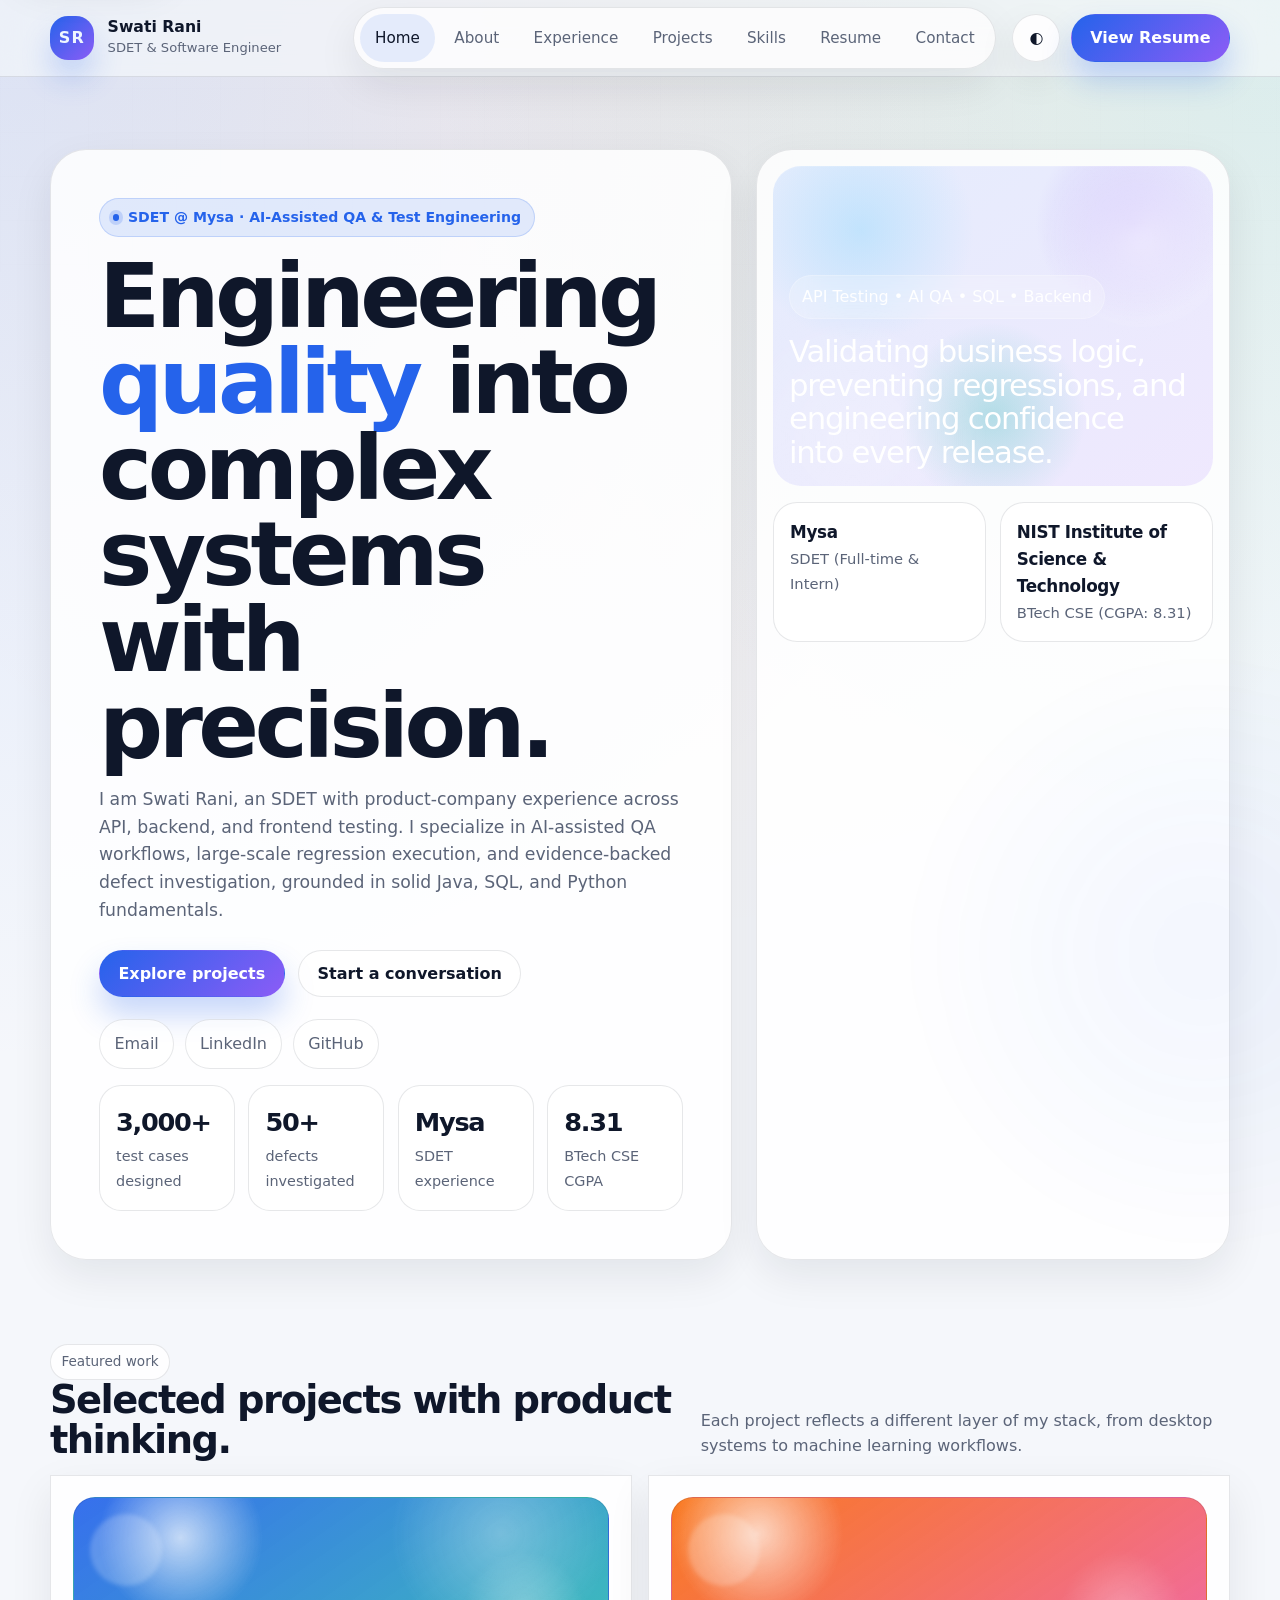
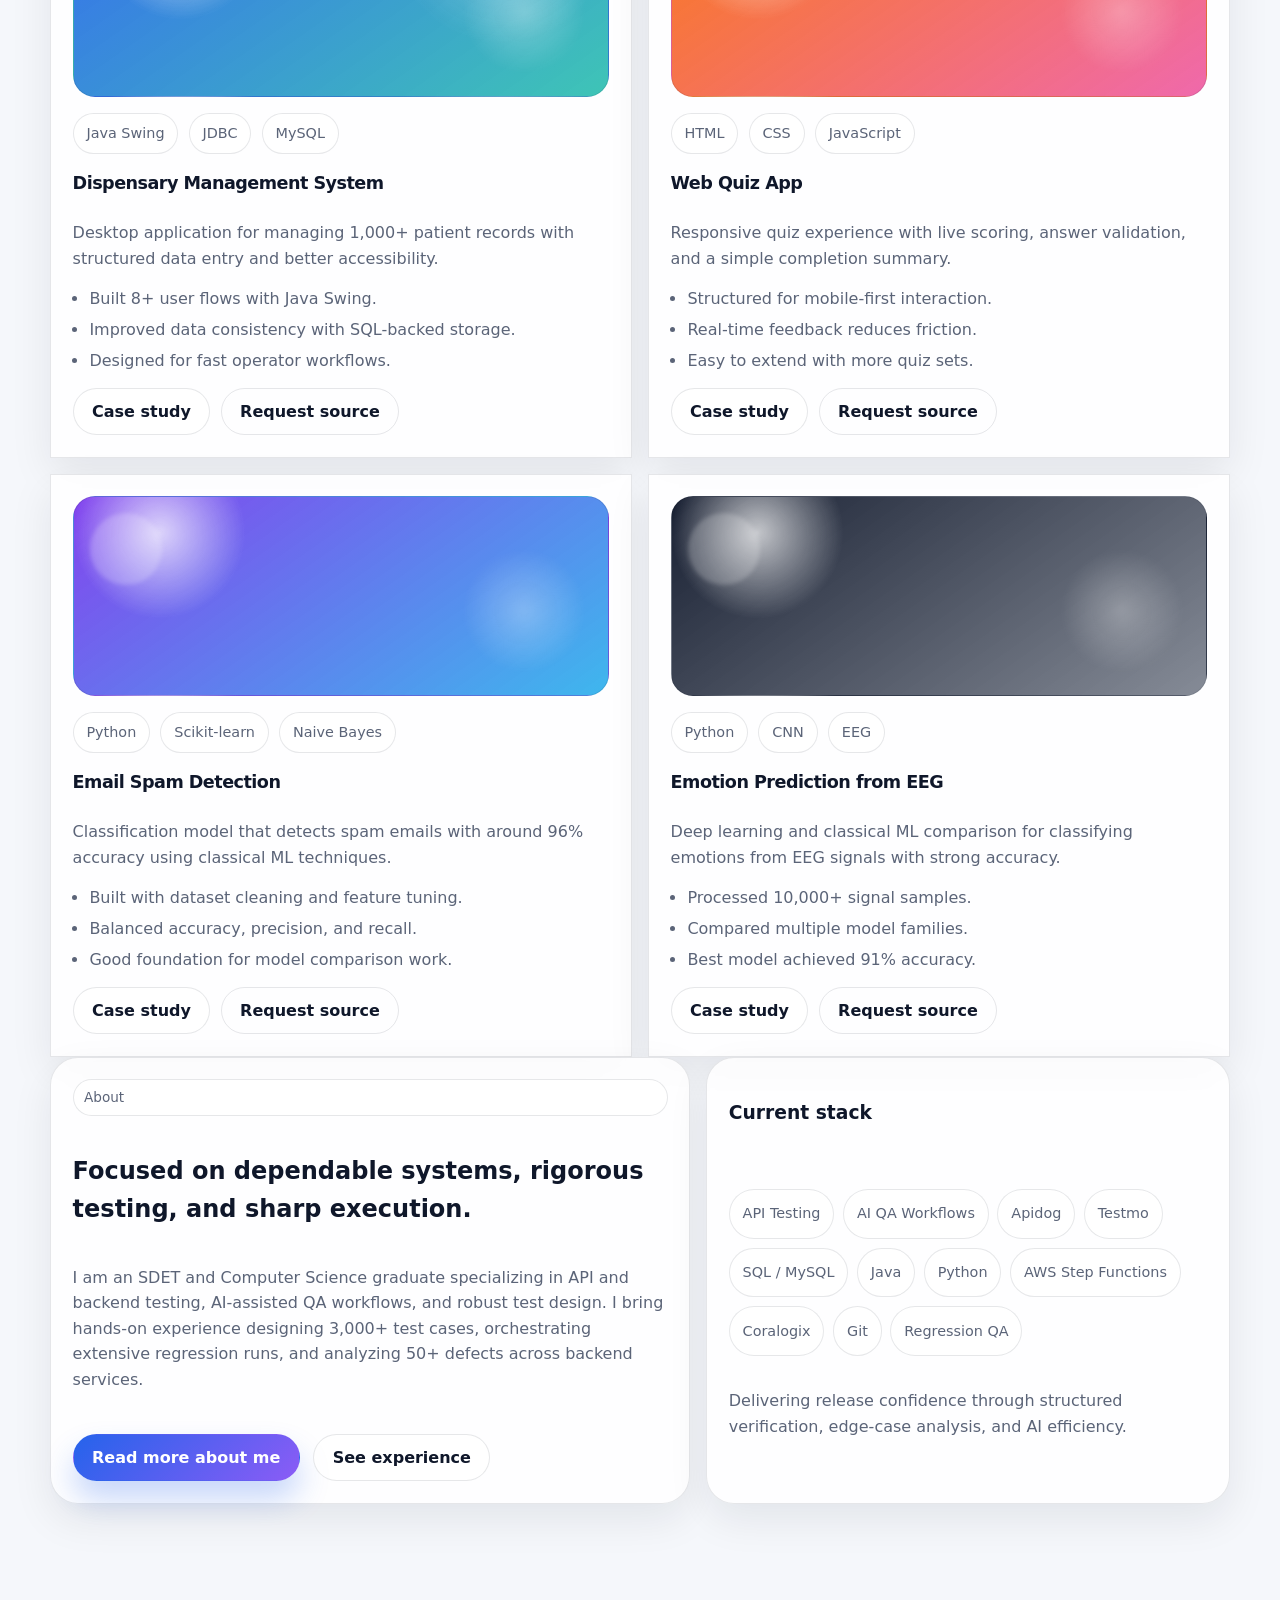
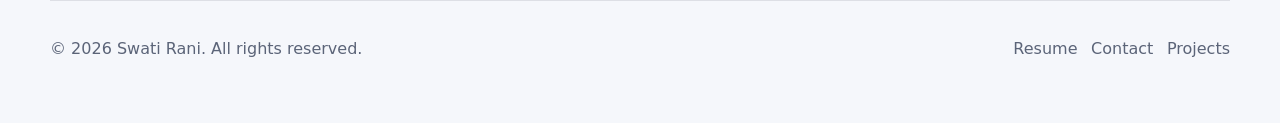
<file: index.html>
<!DOCTYPE html>
<html lang="en">
<head>
  <meta charset="UTF-8" />
  <meta name="viewport" content="width=device-width, initial-scale=1.0" />
  <meta name="description" content="Swati Rani's premium portfolio showcasing experience, projects, skills, resume, and contact details." />
  <meta name="theme-color" content="#0f172a" />
  <link rel="canonical" href="http://localhost:5501/" />
  <meta property="og:type" content="website" />
  <meta property="og:title" content="Swati Rani | Portfolio" />
  <meta property="og:description" content="A premium personal portfolio for Swati Rani, built with HTML, CSS, and JavaScript." />
  <meta property="og:url" content="http://localhost:5501/" />
  <meta name="twitter:card" content="summary_large_image" />
  <meta name="twitter:title" content="Swati Rani | Portfolio" />
  <meta name="twitter:description" content="A premium personal portfolio for Swati Rani, built with HTML, CSS, and JavaScript." />
  <title>Swati Rani | Portfolio</title>
  <link rel="stylesheet" href="style.css" />
  <script type="application/ld+json">
  {
    "@context": "https://schema.org",
    "@type": "Person",
    "name": "Swati Rani",
    "jobTitle": "SDET | Software Development Engineer in Test",
    "email": "swatirani0106@gmail.com",
    "url": "http://localhost:5501/",
    "sameAs": [
      "https://linkedin.com/in/swatirani01",
      "https://github.com/swati010602"
    ]
  }
  </script>
</head>
<body data-page="home">
  <a class="skip-link" href="#content">Skip to content</a>
  <header class="site-header">
    <div class="container nav-shell">
      <a class="brand" href="index.html" aria-label="Swati Rani home">
        <span class="brand-mark">SR</span>
        <span class="brand-copy">
          <strong>Swati Rani</strong>
          <span>SDET &amp; Software Engineer</span>
        </span>
      </a>
      <button class="menu-toggle" type="button" data-menu-toggle aria-controls="primary-nav" aria-expanded="false" aria-label="Open navigation">
        <span>Menu</span>
      </button>
      <nav class="site-nav" aria-label="Primary">
        <div class="nav-links" id="primary-nav" data-nav data-nav-panel>
          <a data-nav-link="home" href="index.html">Home</a>
          <a data-nav-link="about" href="about.html">About</a>
          <a data-nav-link="experience" href="experience.html">Experience</a>
          <a data-nav-link="projects" href="projects.html">Projects</a>
          <a data-nav-link="skills" href="skills.html">Skills</a>
          <a data-nav-link="resume" href="resume.html">Resume</a>
          <a data-nav-link="contact" href="contact.html">Contact</a>
        </div>
      </nav>
      <div class="nav-actions">
        <button class="icon-button" type="button" data-theme-toggle aria-pressed="false">
          <span aria-hidden="true">◐</span>
          <span class="theme-label" data-theme-label>Dark</span>
        </button>
        <a class="button button-primary" href="resume.html">View Resume</a>
      </div>
    </div>
  </header>

  <main id="content" class="page">
    <section class="hero">
      <div class="container hero-grid">
        <div class="hero-copy reveal">
          <span class="eyebrow">SDET @ Mysa · AI-Assisted QA &amp; Test Engineering</span>
          <h1>Engineering <span>quality</span> into complex systems with precision.</h1>
          <p class="lead">
            I am Swati Rani, an SDET with product-company experience across API, backend, and frontend testing.
            I specialize in AI-assisted QA workflows, large-scale regression execution, and evidence-backed defect investigation,
            grounded in solid Java, SQL, and Python fundamentals.
          </p>
          <div class="cta-row">
            <a class="button button-primary" href="projects.html">Explore projects</a>
            <a class="button button-secondary" href="contact.html">Start a conversation</a>
          </div>
          <div class="social-row" aria-label="Social links">
            <a class="social-link" href="mailto:swatirani0106@gmail.com">Email</a>
            <a class="social-link" href="https://linkedin.com/in/swatirani01" target="_blank" rel="noreferrer">LinkedIn</a>
            <a class="social-link" href="https://github.com/swati010602" target="_blank" rel="noreferrer">GitHub</a>
          </div>
          <div class="metric-row" aria-label="Profile highlights">
            <div class="metric">
              <strong>3,000+</strong>
              <span>test cases designed</span>
            </div>
            <div class="metric">
              <strong>50+</strong>
              <span>defects investigated</span>
            </div>
            <div class="metric">
              <strong>Mysa</strong>
              <span>SDET experience</span>
            </div>
            <div class="metric">
              <strong>8.31</strong>
              <span>BTech CSE CGPA</span>
            </div>
          </div>
        </div>

        <aside class="hero-panel reveal">
          <div class="hero-frame">
            <div class="hero-card-overlay">
              <span class="hero-spotlight">API Testing • AI QA • SQL • Backend</span>
              <div class="hero-quote">Validating business logic, preventing regressions, and engineering confidence into every release.</div>
            </div>
          </div>
          <div class="hero-meta-grid">
            <div class="meta-card">
              <strong>Mysa</strong>
              <span>SDET (Full-time &amp; Intern)</span>
            </div>
            <div class="meta-card">
              <strong>NIST Institute of Science &amp; Technology</strong>
              <span>BTech CSE (CGPA: 8.31)</span>
            </div>
          </div>
        </aside>
      </div>
    </section>

    <section class="section">
      <div class="container">
        <div class="section-head reveal">
          <div>
            <span class="badge">Featured work</span>
            <h2>Selected projects with product thinking.</h2>
          </div>
          <p>Each project reflects a different layer of my stack, from desktop systems to machine learning workflows.</p>
        </div>
        <div class="project-grid">
          <article class="project-card reveal">
            <div class="project-visual"></div>
            <div class="card-body">
              <div class="project-meta">
                <span class="tag">Java Swing</span>
                <span class="tag">JDBC</span>
                <span class="tag">MySQL</span>
              </div>
              <h3>Dispensary Management System</h3>
              <p>Desktop application for managing 1,000+ patient records with structured data entry and better accessibility.</p>
              <ul>
                <li>Built 8+ user flows with Java Swing.</li>
                <li>Improved data consistency with SQL-backed storage.</li>
                <li>Designed for fast operator workflows.</li>
              </ul>
              <div class="card-actions">
                <a class="button button-secondary" href="projects.html">Case study</a>
                <a class="button button-ghost" href="contact.html">Request source</a>
              </div>
            </div>
          </article>

          <article class="project-card reveal">
            <div class="project-visual project-visual--3"></div>
            <div class="card-body">
              <div class="project-meta">
                <span class="tag">HTML</span>
                <span class="tag">CSS</span>
                <span class="tag">JavaScript</span>
              </div>
              <h3>Web Quiz App</h3>
              <p>Responsive quiz experience with live scoring, answer validation, and a simple completion summary.</p>
              <ul>
                <li>Structured for mobile-first interaction.</li>
                <li>Real-time feedback reduces friction.</li>
                <li>Easy to extend with more quiz sets.</li>
              </ul>
              <div class="card-actions">
                <a class="button button-secondary" href="projects.html">Case study</a>
                <a class="button button-ghost" href="contact.html">Request source</a>
              </div>
            </div>
          </article>

          <article class="project-card reveal">
            <div class="project-visual project-visual--4"></div>
            <div class="card-body">
              <div class="project-meta">
                <span class="tag">Python</span>
                <span class="tag">Scikit-learn</span>
                <span class="tag">Naive Bayes</span>
              </div>
              <h3>Email Spam Detection</h3>
              <p>Classification model that detects spam emails with around 96% accuracy using classical ML techniques.</p>
              <ul>
                <li>Built with dataset cleaning and feature tuning.</li>
                <li>Balanced accuracy, precision, and recall.</li>
                <li>Good foundation for model comparison work.</li>
              </ul>
              <div class="card-actions">
                <a class="button button-secondary" href="projects.html">Case study</a>
                <a class="button button-ghost" href="contact.html">Request source</a>
              </div>
            </div>
          </article>

          <article class="project-card reveal">
            <div class="project-visual project-visual--2"></div>
            <div class="card-body">
              <div class="project-meta">
                <span class="tag">Python</span>
                <span class="tag">CNN</span>
                <span class="tag">EEG</span>
              </div>
              <h3>Emotion Prediction from EEG</h3>
              <p>Deep learning and classical ML comparison for classifying emotions from EEG signals with strong accuracy.</p>
              <ul>
                <li>Processed 10,000+ signal samples.</li>
                <li>Compared multiple model families.</li>
                <li>Best model achieved 91% accuracy.</li>
              </ul>
              <div class="card-actions">
                <a class="button button-secondary" href="projects.html">Case study</a>
                <a class="button button-ghost" href="contact.html">Request source</a>
              </div>
            </div>
          </article>
        </div>
      </div>
    </section>

    <section class="section">
      <div class="container content-grid">
        <div class="content-copy section-card reveal">
          <span class="badge">About</span>
          <h2>Focused on dependable systems, rigorous testing, and sharp execution.</h2>
          <p>
            I am an SDET and Computer Science graduate specializing in API and backend testing, AI-assisted QA workflows,
            and robust test design. I bring hands-on experience designing 3,000+ test cases, orchestrating extensive regression runs,
            and analyzing 50+ defects across backend services.
          </p>
          <div class="link-row">
            <a class="button button-primary" href="about.html">Read more about me</a>
            <a class="button button-secondary" href="experience.html">See experience</a>
          </div>
        </div>

        <div class="content-aside section-card reveal">
          <h3>Current stack</h3>
          <ul class="stack-list">
            <li class="tag">API Testing</li>
            <li class="tag">AI QA Workflows</li>
            <li class="tag">Apidog</li>
            <li class="tag">Testmo</li>
            <li class="tag">SQL / MySQL</li>
            <li class="tag">Java</li>
            <li class="tag">Python</li>
            <li class="tag">AWS Step Functions</li>
            <li class="tag">Coralogix</li>
            <li class="tag">Git</li>
            <li class="tag">Regression QA</li>
          </ul>
          <p class="muted">Delivering release confidence through structured verification, edge-case analysis, and AI efficiency.</p>
        </div>
      </div>
    </section>
  </main>

  <footer class="footer">
    <div class="container footer-inner">
      <p>&copy; <span data-year></span> Swati Rani. All rights reserved.</p>
      <div class="footer-links">
        <a href="resume.html">Resume</a>
        <a href="contact.html">Contact</a>
        <a href="projects.html">Projects</a>
      </div>
    </div>
  </footer>

  <script src="script.js"></script>
</body>
</html>
</file>
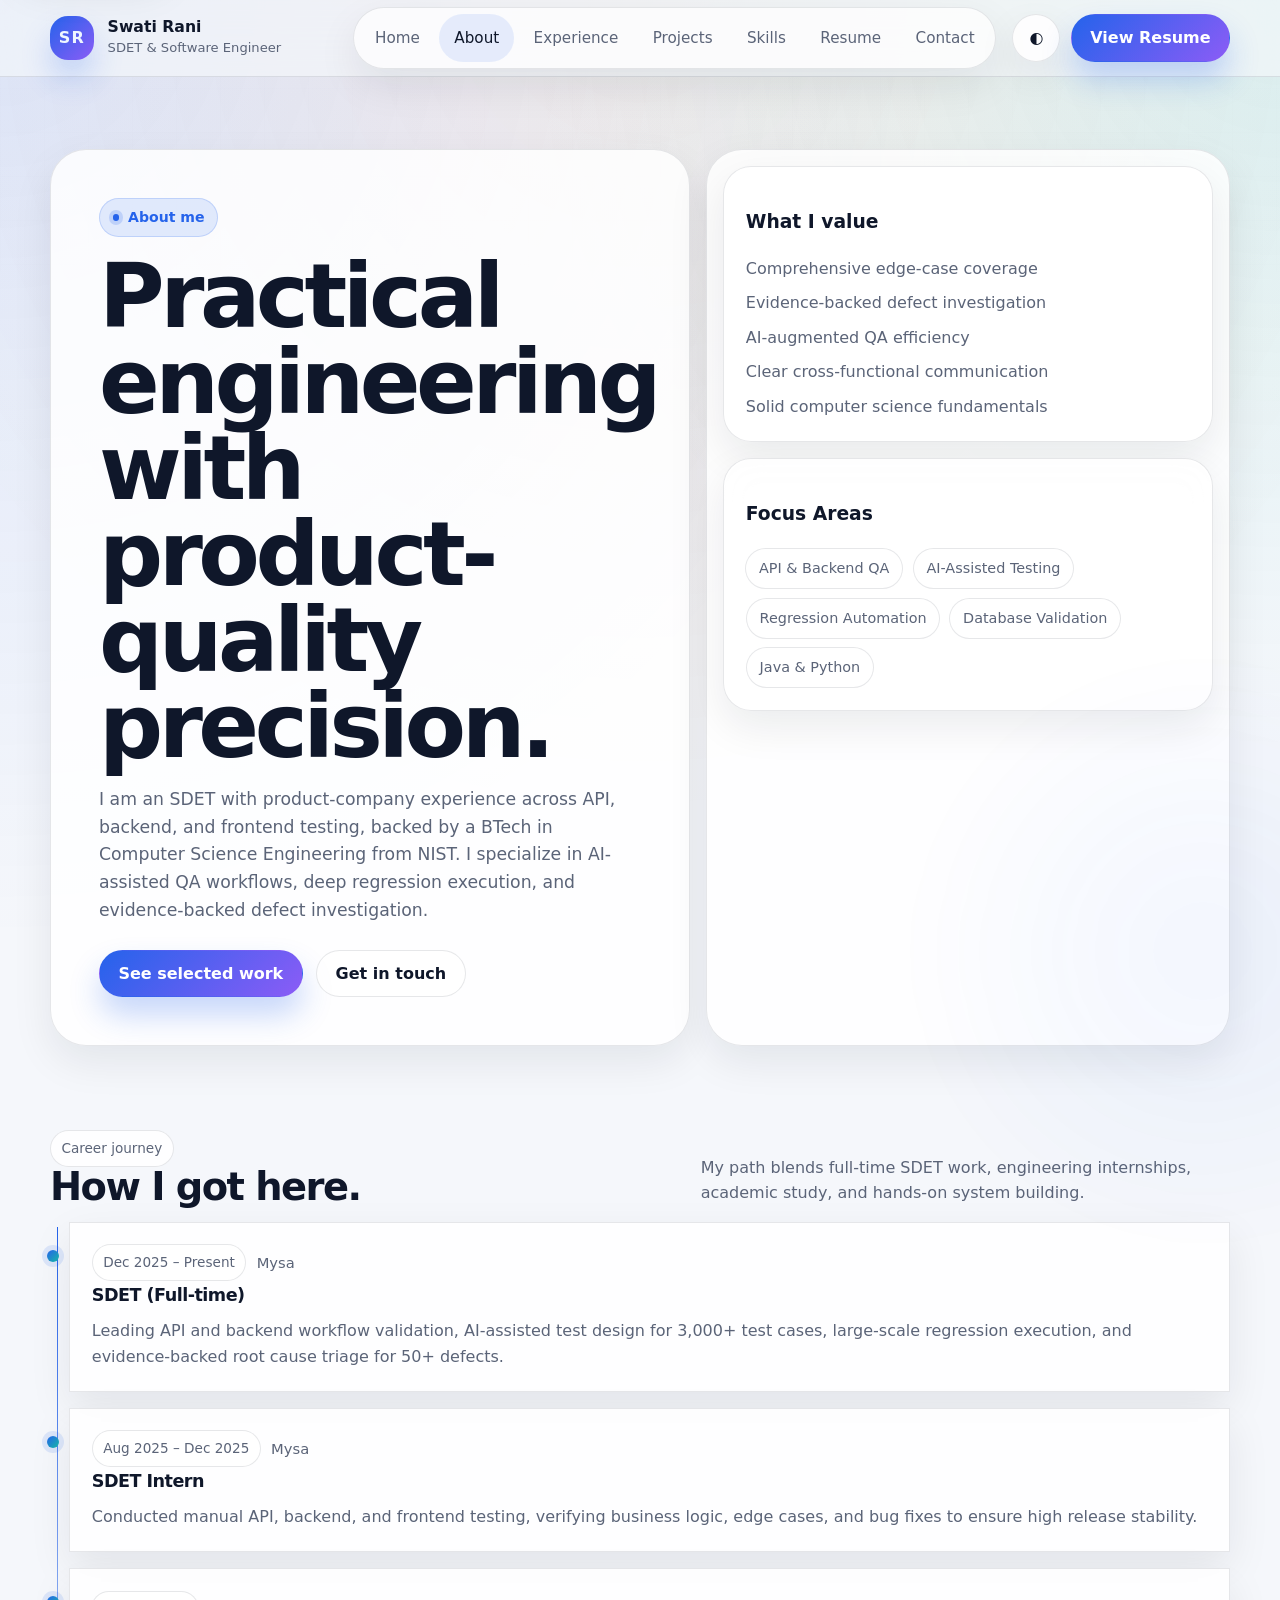
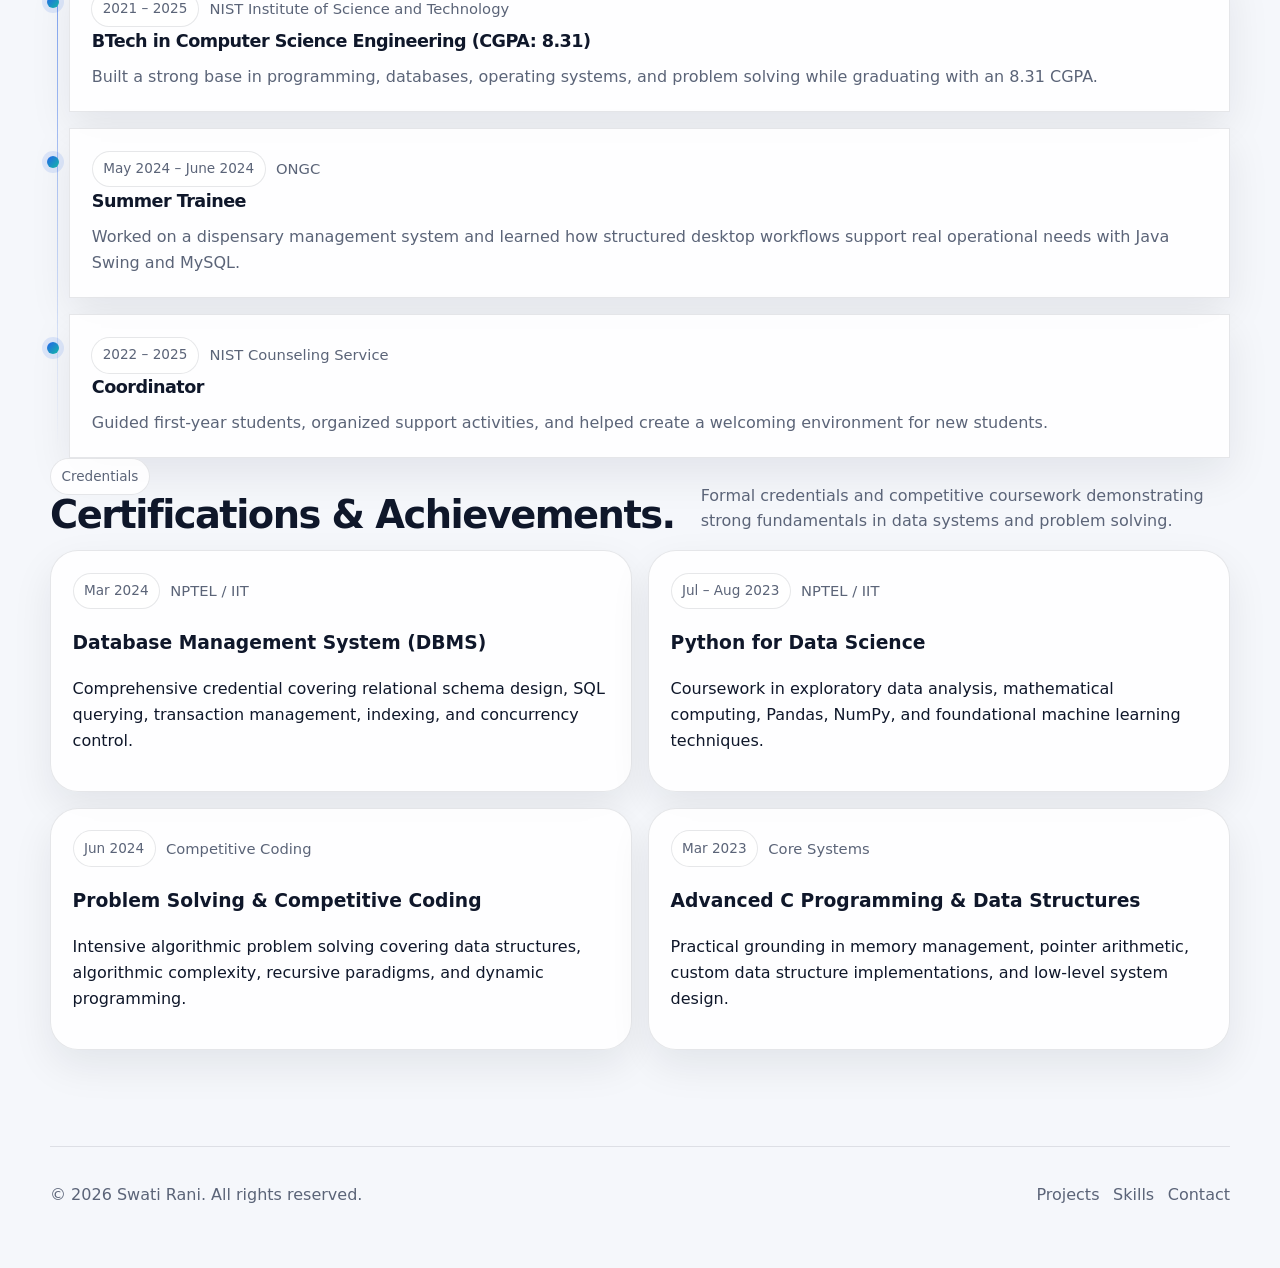
<file: about.html>
<!DOCTYPE html>
<html lang="en">
<head>
  <meta charset="UTF-8" />
  <meta name="viewport" content="width=device-width, initial-scale=1.0" />
  <meta name="description" content="About Swati Rani: SDET and Computer Science graduate specializing in API testing, AI-assisted QA workflows, backend validation, and reliable test engineering." />
  <meta name="theme-color" content="#0f172a" />
  <link rel="canonical" href="http://localhost:5501/about.html" />
  <title>About | Swati Rani</title>
  <link rel="stylesheet" href="style.css" />
</head>
<body data-page="about">
  <a class="skip-link" href="#content">Skip to content</a>
  <header class="site-header">
    <div class="container nav-shell">
      <a class="brand" href="index.html" aria-label="Swati Rani home">
        <span class="brand-mark">SR</span>
        <span class="brand-copy"><strong>Swati Rani</strong><span>SDET &amp; Software Engineer</span></span>
      </a>
      <button class="menu-toggle" type="button" data-menu-toggle aria-controls="primary-nav" aria-expanded="false" aria-label="Open navigation"><span>Menu</span></button>
      <nav class="site-nav" aria-label="Primary">
        <div class="nav-links" id="primary-nav" data-nav data-nav-panel>
          <a data-nav-link="home" href="index.html">Home</a>
          <a data-nav-link="about" href="about.html">About</a>
          <a data-nav-link="experience" href="experience.html">Experience</a>
          <a data-nav-link="projects" href="projects.html">Projects</a>
          <a data-nav-link="skills" href="skills.html">Skills</a>
          <a data-nav-link="resume" href="resume.html">Resume</a>
          <a data-nav-link="contact" href="contact.html">Contact</a>
        </div>
      </nav>
      <div class="nav-actions">
        <button class="icon-button" type="button" data-theme-toggle aria-pressed="false"><span aria-hidden="true">◐</span><span class="theme-label" data-theme-label>Dark</span></button>
        <a class="button button-primary" href="resume.html">View Resume</a>
      </div>
    </div>
  </header>

  <main id="content" class="page">
    <section class="hero">
      <div class="container content-grid">
        <div class="hero-copy reveal">
          <span class="eyebrow">About me</span>
          <h1>Practical engineering with product-quality precision.</h1>
          <p class="lead">
            I am an SDET with product-company experience across API, backend, and frontend testing, backed by a BTech in
            Computer Science Engineering from NIST. I specialize in AI-assisted QA workflows, deep regression execution,
            and evidence-backed defect investigation.
          </p>
          <div class="cta-row">
            <a class="button button-primary" href="projects.html">See selected work</a>
            <a class="button button-secondary" href="contact.html">Get in touch</a>
          </div>
        </div>

        <aside class="hero-panel reveal">
          <div class="section-card">
            <h3>What I value</h3>
            <ul class="bullet-list">
              <li>Comprehensive edge-case coverage</li>
              <li>Evidence-backed defect investigation</li>
              <li>AI-augmented QA efficiency</li>
              <li>Clear cross-functional communication</li>
              <li>Solid computer science fundamentals</li>
            </ul>
          </div>
          <div class="section-card">
            <h3>Focus Areas</h3>
            <div class="chip-list">
              <span class="skill-chip">API &amp; Backend QA</span>
              <span class="skill-chip">AI-Assisted Testing</span>
              <span class="skill-chip">Regression Automation</span>
              <span class="skill-chip">Database Validation</span>
              <span class="skill-chip">Java &amp; Python</span>
            </div>
          </div>
        </aside>
      </div>
    </section>

    <section class="section">
      <div class="container">
        <div class="section-head reveal">
          <div>
            <span class="badge">Career journey</span>
            <h2>How I got here.</h2>
          </div>
          <p>My path blends full-time SDET work, engineering internships, academic study, and hands-on system building.</p>
        </div>
        <div class="timeline-grid">
          <article class="timeline-item reveal">
            <div class="timeline-meta">
              <span class="badge">Dec 2025 – Present</span>
              <span>Mysa</span>
            </div>
            <h3>SDET (Full-time)</h3>
            <p>Leading API and backend workflow validation, AI-assisted test design for 3,000+ test cases, large-scale regression execution, and evidence-backed root cause triage for 50+ defects.</p>
          </article>
          <article class="timeline-item reveal">
            <div class="timeline-meta">
              <span class="badge">Aug 2025 – Dec 2025</span>
              <span>Mysa</span>
            </div>
            <h3>SDET Intern</h3>
            <p>Conducted manual API, backend, and frontend testing, verifying business logic, edge cases, and bug fixes to ensure high release stability.</p>
          </article>
          <article class="timeline-item reveal">
            <div class="timeline-meta">
              <span class="badge">2021 – 2025</span>
              <span>NIST Institute of Science and Technology</span>
            </div>
            <h3>BTech in Computer Science Engineering (CGPA: 8.31)</h3>
            <p>Built a strong base in programming, databases, operating systems, and problem solving while graduating with an 8.31 CGPA.</p>
          </article>
          <article class="timeline-item reveal">
            <div class="timeline-meta">
              <span class="badge">May 2024 – June 2024</span>
              <span>ONGC</span>
            </div>
            <h3>Summer Trainee</h3>
            <p>Worked on a dispensary management system and learned how structured desktop workflows support real operational needs with Java Swing and MySQL.</p>
          </article>
          <article class="timeline-item reveal">
            <div class="timeline-meta">
              <span class="badge">2022 – 2025</span>
              <span>NIST Counseling Service</span>
            </div>
            <h3>Coordinator</h3>
            <p>Guided first-year students, organized support activities, and helped create a welcoming environment for new students.</p>
          </article>
        </div>
      </div>
    </section>

    <section class="section">
      <div class="container">
        <div class="section-head reveal">
          <div>
            <span class="badge">Credentials</span>
            <h2>Certifications &amp; Achievements.</h2>
          </div>
          <p>Formal credentials and competitive coursework demonstrating strong fundamentals in data systems and problem solving.</p>
        </div>
        <div class="skills-grid">
          <article class="content-card reveal">
            <div class="timeline-meta" style="margin-bottom: 0.65rem;">
              <span class="badge">Mar 2024</span>
              <span>NPTEL / IIT</span>
            </div>
            <h3>Database Management System (DBMS)</h3>
            <p>Comprehensive credential covering relational schema design, SQL querying, transaction management, indexing, and concurrency control.</p>
          </article>
          <article class="content-card reveal">
            <div class="timeline-meta" style="margin-bottom: 0.65rem;">
              <span class="badge">Jul – Aug 2023</span>
              <span>NPTEL / IIT</span>
            </div>
            <h3>Python for Data Science</h3>
            <p>Coursework in exploratory data analysis, mathematical computing, Pandas, NumPy, and foundational machine learning techniques.</p>
          </article>
          <article class="content-card reveal">
            <div class="timeline-meta" style="margin-bottom: 0.65rem;">
              <span class="badge">Jun 2024</span>
              <span>Competitive Coding</span>
            </div>
            <h3>Problem Solving &amp; Competitive Coding</h3>
            <p>Intensive algorithmic problem solving covering data structures, algorithmic complexity, recursive paradigms, and dynamic programming.</p>
          </article>
          <article class="content-card reveal">
            <div class="timeline-meta" style="margin-bottom: 0.65rem;">
              <span class="badge">Mar 2023</span>
              <span>Core Systems</span>
            </div>
            <h3>Advanced C Programming &amp; Data Structures</h3>
            <p>Practical grounding in memory management, pointer arithmetic, custom data structure implementations, and low-level system design.</p>
          </article>
        </div>
      </div>
    </section>
  </main>

  <footer class="footer">
    <div class="container footer-inner">
      <p>&copy; <span data-year></span> Swati Rani. All rights reserved.</p>
      <div class="footer-links">
        <a href="projects.html">Projects</a>
        <a href="skills.html">Skills</a>
        <a href="contact.html">Contact</a>
      </div>
    </div>
  </footer>
  <script src="script.js"></script>
</body>
</html>
</file>
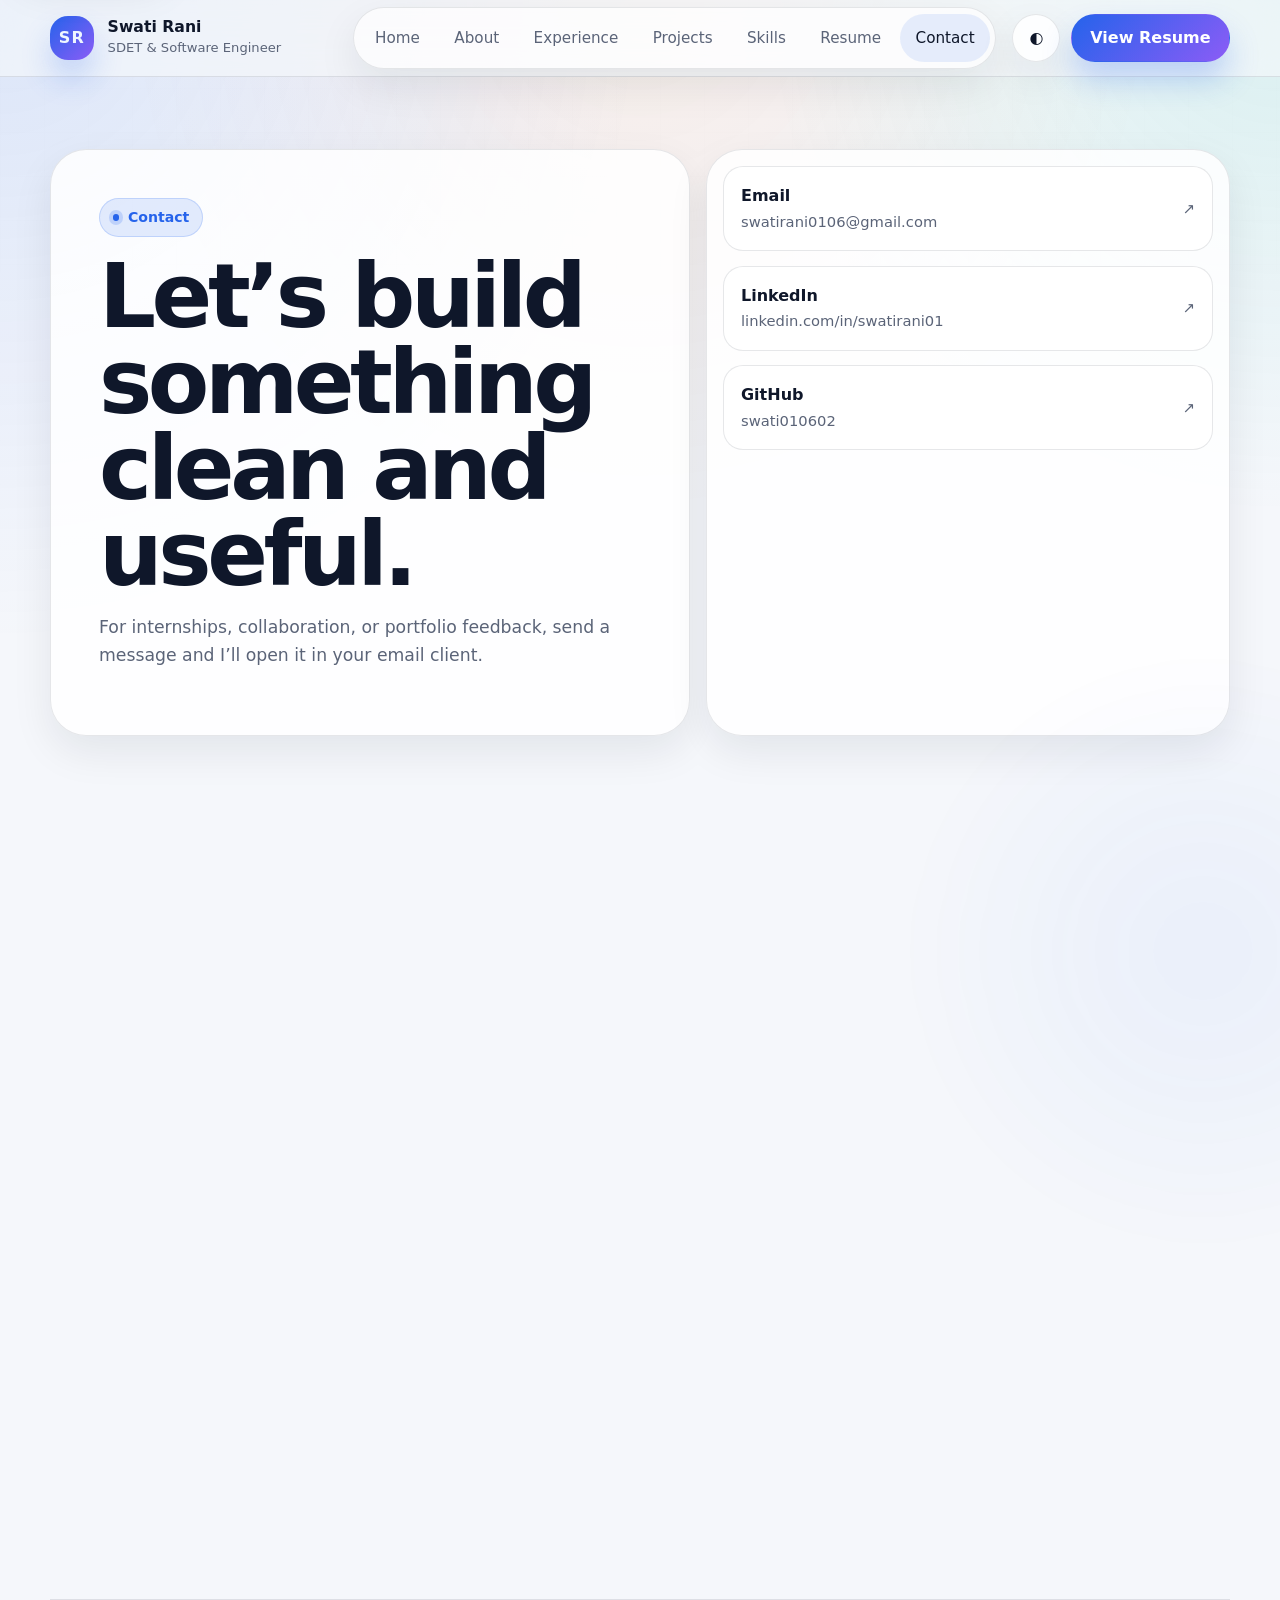
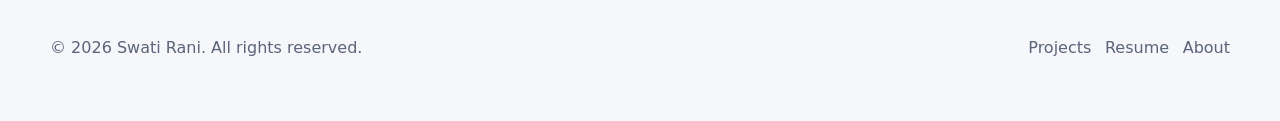
<file: contact.html>
<!DOCTYPE html>
<html lang="en">
<head>
  <meta charset="UTF-8" />
  <meta name="viewport" content="width=device-width, initial-scale=1.0" />
  <meta name="description" content="Contact Swati Rani for opportunities, collaborations, or portfolio questions." />
  <meta name="theme-color" content="#0f172a" />
  <link rel="canonical" href="http://localhost:5501/contact.html" />
  <title>Contact | Swati Rani</title>
  <link rel="stylesheet" href="style.css" />
</head>
<body data-page="contact">
  <a class="skip-link" href="#content">Skip to content</a>
  <header class="site-header">
    <div class="container nav-shell">
      <a class="brand" href="index.html" aria-label="Swati Rani home">
        <span class="brand-mark">SR</span>
        <span class="brand-copy"><strong>Swati Rani</strong><span>SDET &amp; Software Engineer</span></span>
      </a>
      <button class="menu-toggle" type="button" data-menu-toggle aria-controls="primary-nav" aria-expanded="false" aria-label="Open navigation"><span>Menu</span></button>
      <nav class="site-nav" aria-label="Primary">
        <div class="nav-links" id="primary-nav" data-nav data-nav-panel>
          <a data-nav-link="home" href="index.html">Home</a>
          <a data-nav-link="about" href="about.html">About</a>
          <a data-nav-link="experience" href="experience.html">Experience</a>
          <a data-nav-link="projects" href="projects.html">Projects</a>
          <a data-nav-link="skills" href="skills.html">Skills</a>
          <a data-nav-link="resume" href="resume.html">Resume</a>
          <a data-nav-link="contact" href="contact.html">Contact</a>
        </div>
      </nav>
      <div class="nav-actions">
        <button class="icon-button" type="button" data-theme-toggle aria-pressed="false"><span aria-hidden="true">◐</span><span class="theme-label" data-theme-label>Dark</span></button>
        <a class="button button-primary" href="resume.html">View Resume</a>
      </div>
    </div>
  </header>

  <main id="content" class="page">
    <section class="hero">
      <div class="container content-grid">
        <div class="hero-copy reveal">
          <span class="eyebrow">Contact</span>
          <h1>Let’s build something clean and useful.</h1>
          <p class="lead">
            For internships, collaboration, or portfolio feedback, send a message and I’ll open it in your email client.
          </p>
        </div>
        <aside class="hero-panel reveal">
          <div class="contact-links">
            <a class="contact-link" href="mailto:swatirani0106@gmail.com">
              <div>
                <strong>Email</strong>
                <span>swatirani0106@gmail.com</span>
              </div>
              <span aria-hidden="true">↗</span>
            </a>
            <a class="contact-link" href="https://linkedin.com/in/swatirani01" target="_blank" rel="noreferrer">
              <div>
                <strong>LinkedIn</strong>
                <span>linkedin.com/in/swatirani01</span>
              </div>
              <span aria-hidden="true">↗</span>
            </a>
            <a class="contact-link" href="https://github.com/swati010602" target="_blank" rel="noreferrer">
              <div>
                <strong>GitHub</strong>
                <span>swati010602</span>
              </div>
              <span aria-hidden="true">↗</span>
            </a>
          </div>
        </aside>
      </div>
    </section>

    <section class="section">
      <div class="container contact-grid">
        <form class="form-card reveal" data-contact-form>
          <div class="form-grid">
            <div class="field">
              <label for="name">Name</label>
              <input id="name" name="name" type="text" placeholder="Your name" required />
            </div>
            <div class="field">
              <label for="email">Email</label>
              <input id="email" name="email" type="email" placeholder="you@example.com" required />
            </div>
            <div class="field field-full">
              <label for="topic">Topic</label>
              <select id="topic" name="topic">
                <option>Full-time SDET / QA role</option>
                <option>Software Engineering role</option>
                <option>Project collaboration</option>
                <option>General inquiry</option>
              </select>
            </div>
            <div class="field field-full">
              <label for="message">Message</label>
              <textarea id="message" name="message" placeholder="Tell me about the role, project, or collaboration." required></textarea>
            </div>
          </div>
          <div class="action-row">
            <button class="button button-primary" type="submit">Send message</button>
            <a class="button button-secondary" href="mailto:swatirani0106@gmail.com">Email directly</a>
          </div>
        </form>

        <aside class="contact-card reveal">
          <span class="badge">Reach out</span>
          <h2>Fastest ways to connect.</h2>
          <p>
            I respond best to clear, direct messages with context about the opportunity and what success looks like.
          </p>
          <div class="support-grid">
            <div class="content-card">
              <h3>Email</h3>
              <p>Best for formal opportunities and detailed project notes.</p>
            </div>
            <div class="content-card">
              <h3>LinkedIn</h3>
              <p>Good for introductions, networking, and hiring conversations.</p>
            </div>
            <div class="content-card">
              <h3>GitHub</h3>
              <p>Explore public repositories, backend systems, and testing code samples.</p>
            </div>
          </div>
        </aside>
      </div>
    </section>
  </main>

  <footer class="footer">
    <div class="container footer-inner">
      <p>&copy; <span data-year></span> Swati Rani. All rights reserved.</p>
      <div class="footer-links">
        <a href="projects.html">Projects</a>
        <a href="resume.html">Resume</a>
        <a href="about.html">About</a>
      </div>
    </div>
  </footer>
  <script src="script.js"></script>
</body>
</html>
</file>
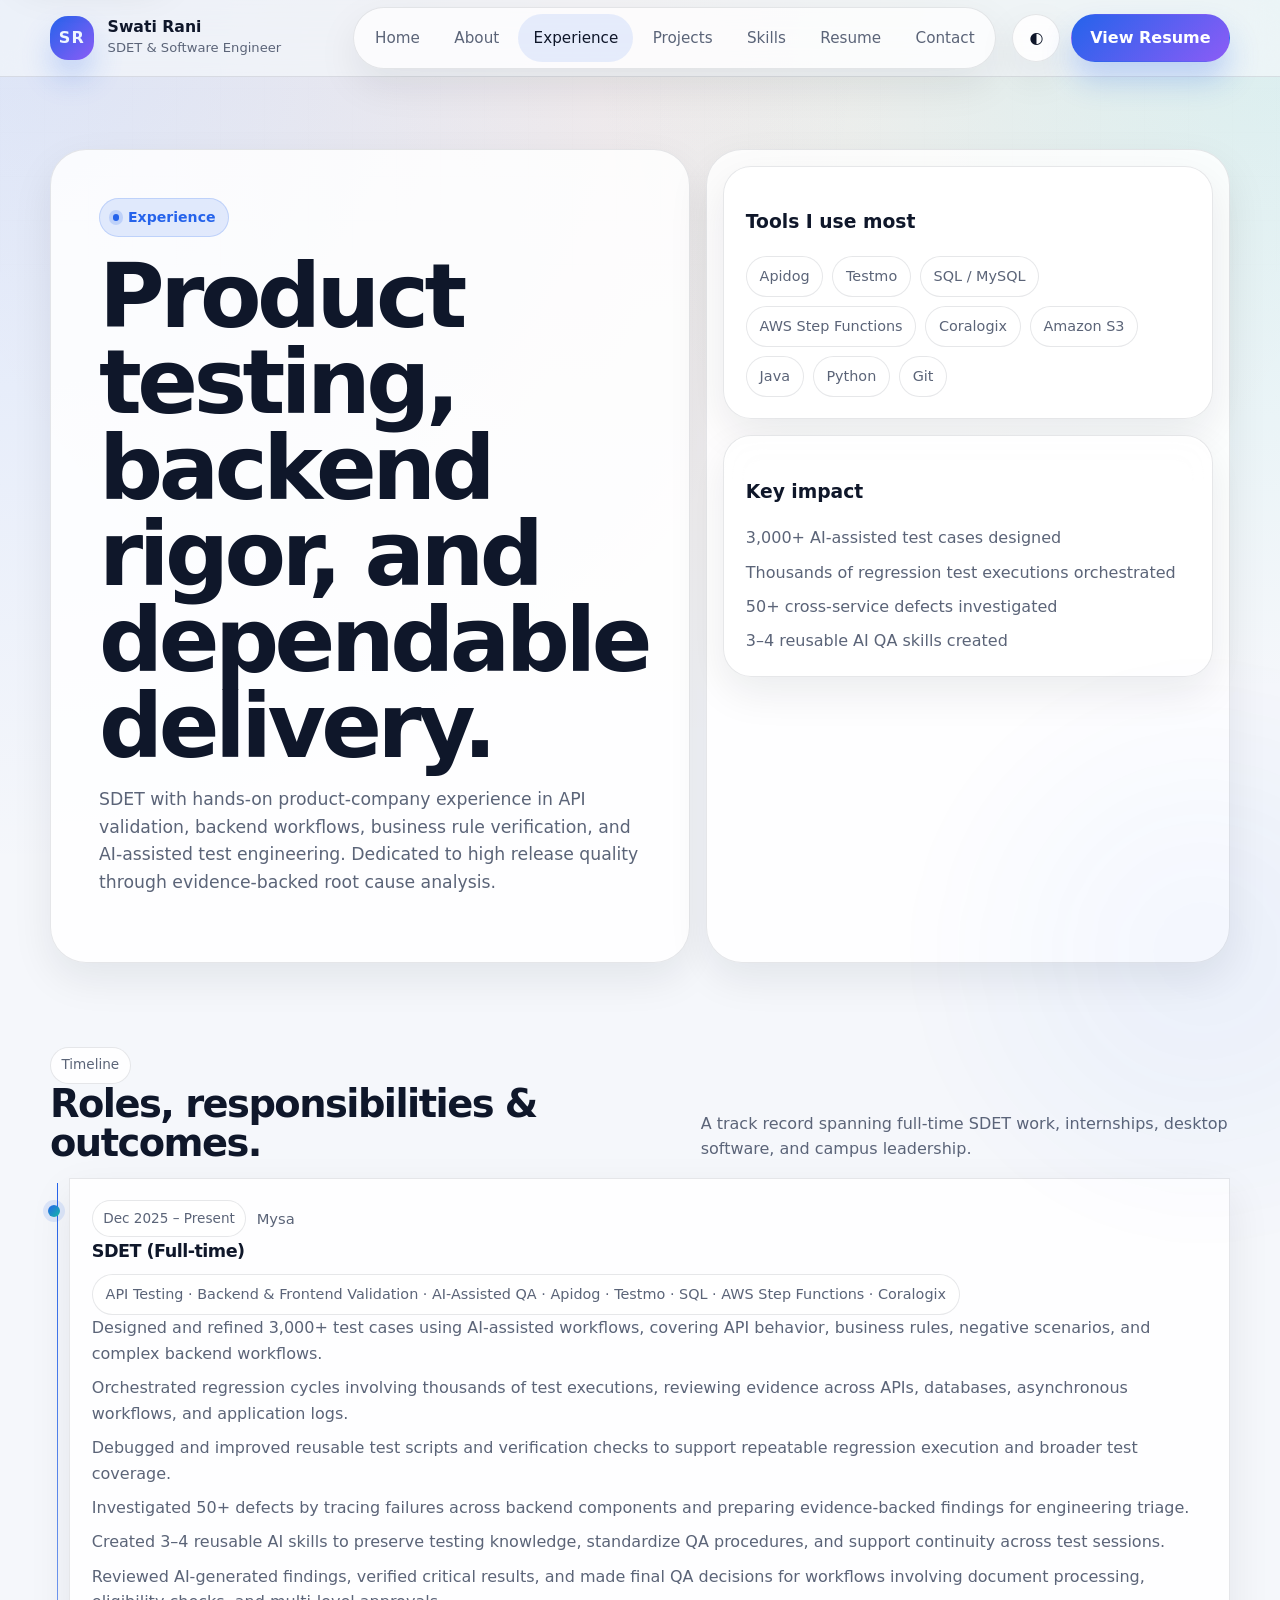
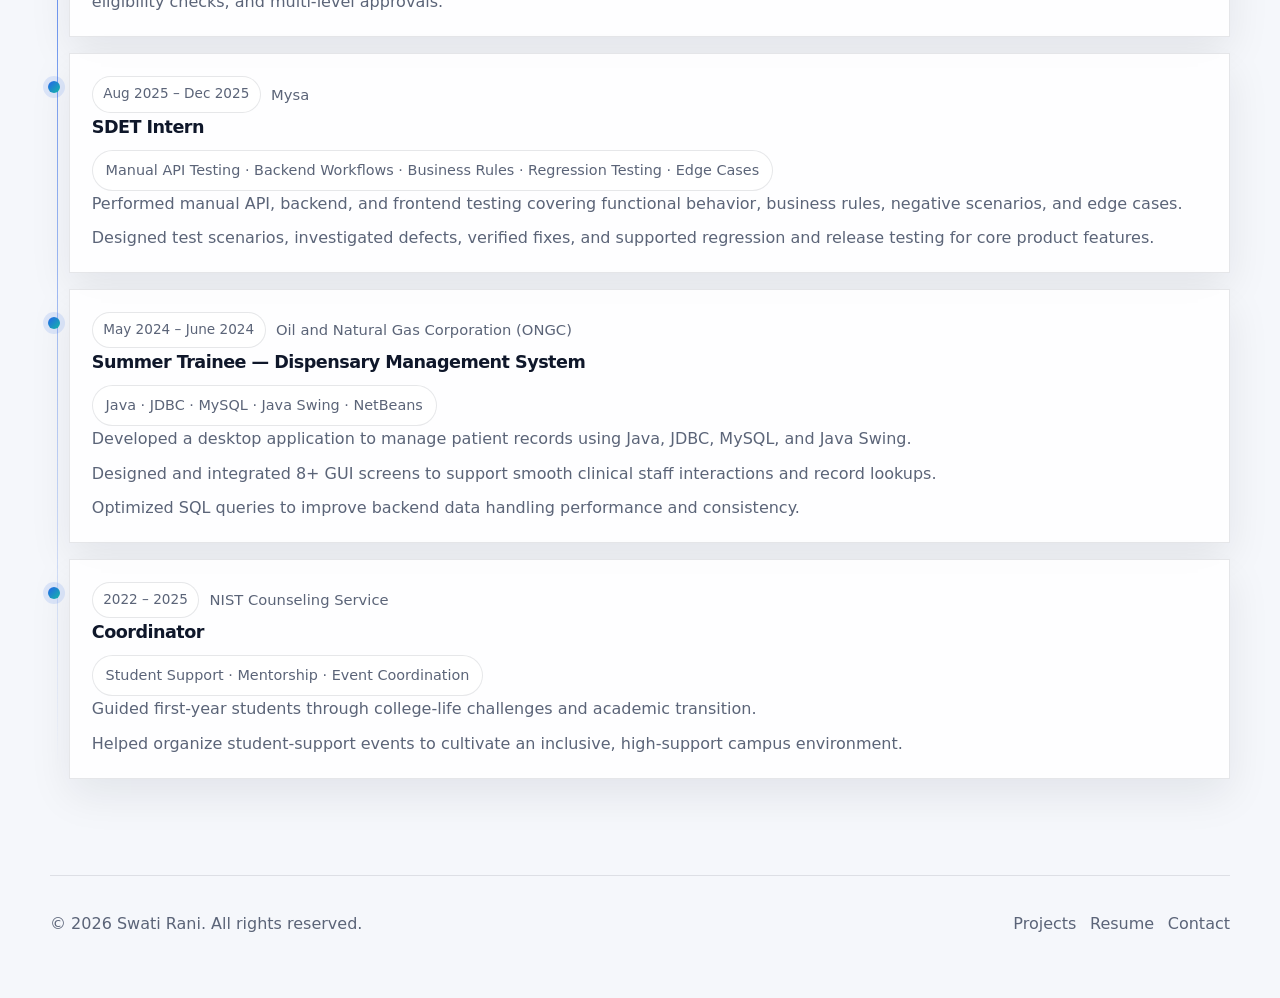
<file: experience.html>
<!DOCTYPE html>
<html lang="en">
<head>
  <meta charset="UTF-8" />
  <meta name="viewport" content="width=device-width, initial-scale=1.0" />
  <meta name="description" content="Swati Rani's experience timeline, internship, leadership, and project work." />
  <meta name="theme-color" content="#0f172a" />
  <link rel="canonical" href="http://localhost:5501/experience.html" />
  <title>Experience | Swati Rani</title>
  <link rel="stylesheet" href="style.css" />
</head>
<body data-page="experience">
  <a class="skip-link" href="#content">Skip to content</a>
  <header class="site-header">
    <div class="container nav-shell">
      <a class="brand" href="index.html" aria-label="Swati Rani home">
        <span class="brand-mark">SR</span>
        <span class="brand-copy"><strong>Swati Rani</strong><span>SDET &amp; Software Engineer</span></span>
      </a>
      <button class="menu-toggle" type="button" data-menu-toggle aria-controls="primary-nav" aria-expanded="false" aria-label="Open navigation"><span>Menu</span></button>
      <nav class="site-nav" aria-label="Primary">
        <div class="nav-links" id="primary-nav" data-nav data-nav-panel>
          <a data-nav-link="home" href="index.html">Home</a>
          <a data-nav-link="about" href="about.html">About</a>
          <a data-nav-link="experience" href="experience.html">Experience</a>
          <a data-nav-link="projects" href="projects.html">Projects</a>
          <a data-nav-link="skills" href="skills.html">Skills</a>
          <a data-nav-link="resume" href="resume.html">Resume</a>
          <a data-nav-link="contact" href="contact.html">Contact</a>
        </div>
      </nav>
      <div class="nav-actions">
        <button class="icon-button" type="button" data-theme-toggle aria-pressed="false"><span aria-hidden="true">◐</span><span class="theme-label" data-theme-label>Dark</span></button>
        <a class="button button-primary" href="resume.html">View Resume</a>
      </div>
    </div>
  </header>

  <main id="content" class="page">
    <section class="hero">
      <div class="container content-grid">
        <div class="hero-copy reveal">
          <span class="eyebrow">Experience</span>
          <h1>Product testing, backend rigor, and dependable delivery.</h1>
          <p class="lead">
            SDET with hands-on product-company experience in API validation, backend workflows, business rule verification,
            and AI-assisted test engineering. Dedicated to high release quality through evidence-backed root cause analysis.
          </p>
        </div>
        <aside class="hero-panel reveal">
          <div class="section-card">
            <h3>Tools I use most</h3>
            <div class="chip-list">
              <span class="skill-chip">Apidog</span>
              <span class="skill-chip">Testmo</span>
              <span class="skill-chip">SQL / MySQL</span>
              <span class="skill-chip">AWS Step Functions</span>
              <span class="skill-chip">Coralogix</span>
              <span class="skill-chip">Amazon S3</span>
              <span class="skill-chip">Java</span>
              <span class="skill-chip">Python</span>
              <span class="skill-chip">Git</span>
            </div>
          </div>
          <div class="section-card">
            <h3>Key impact</h3>
            <ul class="bullet-list">
              <li>3,000+ AI-assisted test cases designed</li>
              <li>Thousands of regression test executions orchestrated</li>
              <li>50+ cross-service defects investigated</li>
              <li>3–4 reusable AI QA skills created</li>
            </ul>
          </div>
        </aside>
      </div>
    </section>

    <section class="section">
      <div class="container">
        <div class="section-head reveal">
          <div>
            <span class="badge">Timeline</span>
            <h2>Roles, responsibilities &amp; outcomes.</h2>
          </div>
          <p>A track record spanning full-time SDET work, internships, desktop software, and campus leadership.</p>
        </div>
        <div class="timeline-grid">
          <article class="timeline-item reveal">
            <div class="timeline-meta">
              <span class="badge">Dec 2025 – Present</span>
              <span>Mysa</span>
            </div>
            <h3>SDET (Full-time)</h3>
            <div class="timeline-tech">API Testing · Backend &amp; Frontend Validation · AI-Assisted QA · Apidog · Testmo · SQL · AWS Step Functions · Coralogix</div>
            <ul class="bullet-list">
              <li>Designed and refined 3,000+ test cases using AI-assisted workflows, covering API behavior, business rules, negative scenarios, and complex backend workflows.</li>
              <li>Orchestrated regression cycles involving thousands of test executions, reviewing evidence across APIs, databases, asynchronous workflows, and application logs.</li>
              <li>Debugged and improved reusable test scripts and verification checks to support repeatable regression execution and broader test coverage.</li>
              <li>Investigated 50+ defects by tracing failures across backend components and preparing evidence-backed findings for engineering triage.</li>
              <li>Created 3–4 reusable AI skills to preserve testing knowledge, standardize QA procedures, and support continuity across test sessions.</li>
              <li>Reviewed AI-generated findings, verified critical results, and made final QA decisions for workflows involving document processing, eligibility checks, and multi-level approvals.</li>
            </ul>
          </article>
          <article class="timeline-item reveal">
            <div class="timeline-meta">
              <span class="badge">Aug 2025 – Dec 2025</span>
              <span>Mysa</span>
            </div>
            <h3>SDET Intern</h3>
            <div class="timeline-tech">Manual API Testing · Backend Workflows · Business Rules · Regression Testing · Edge Cases</div>
            <ul class="bullet-list">
              <li>Performed manual API, backend, and frontend testing covering functional behavior, business rules, negative scenarios, and edge cases.</li>
              <li>Designed test scenarios, investigated defects, verified fixes, and supported regression and release testing for core product features.</li>
            </ul>
          </article>
          <article class="timeline-item reveal">
            <div class="timeline-meta">
              <span class="badge">May 2024 – June 2024</span>
              <span>Oil and Natural Gas Corporation (ONGC)</span>
            </div>
            <h3>Summer Trainee — Dispensary Management System</h3>
            <div class="timeline-tech">Java · JDBC · MySQL · Java Swing · NetBeans</div>
            <ul class="bullet-list">
              <li>Developed a desktop application to manage patient records using Java, JDBC, MySQL, and Java Swing.</li>
              <li>Designed and integrated 8+ GUI screens to support smooth clinical staff interactions and record lookups.</li>
              <li>Optimized SQL queries to improve backend data handling performance and consistency.</li>
            </ul>
          </article>
          <article class="timeline-item reveal">
            <div class="timeline-meta">
              <span class="badge">2022 – 2025</span>
              <span>NIST Counseling Service</span>
            </div>
            <h3>Coordinator</h3>
            <div class="timeline-tech">Student Support · Mentorship · Event Coordination</div>
            <ul class="bullet-list">
              <li>Guided first-year students through college-life challenges and academic transition.</li>
              <li>Helped organize student-support events to cultivate an inclusive, high-support campus environment.</li>
            </ul>
          </article>
        </div>
      </div>
    </section>
  </main>

  <footer class="footer">
    <div class="container footer-inner">
      <p>&copy; <span data-year></span> Swati Rani. All rights reserved.</p>
      <div class="footer-links">
        <a href="projects.html">Projects</a>
        <a href="resume.html">Resume</a>
        <a href="contact.html">Contact</a>
      </div>
    </div>
  </footer>
  <script src="script.js"></script>
</body>
</html>
</file>
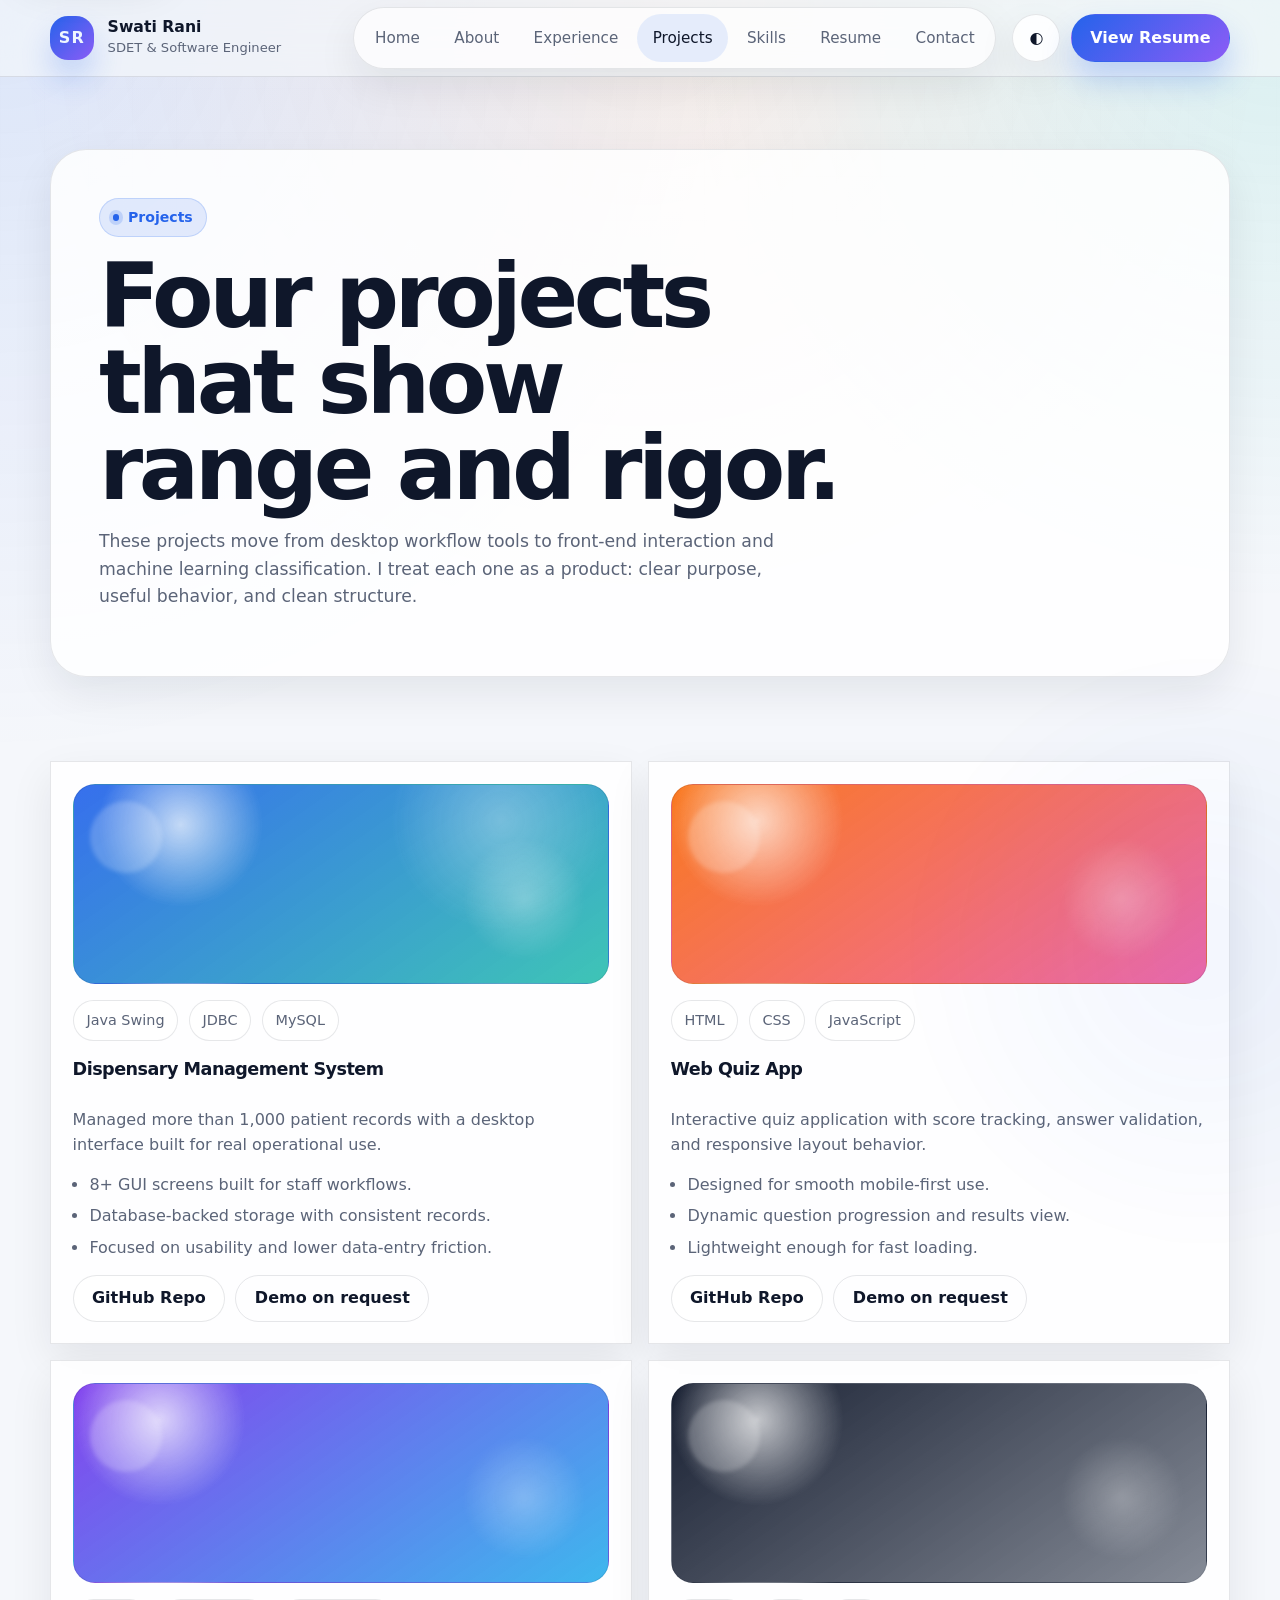
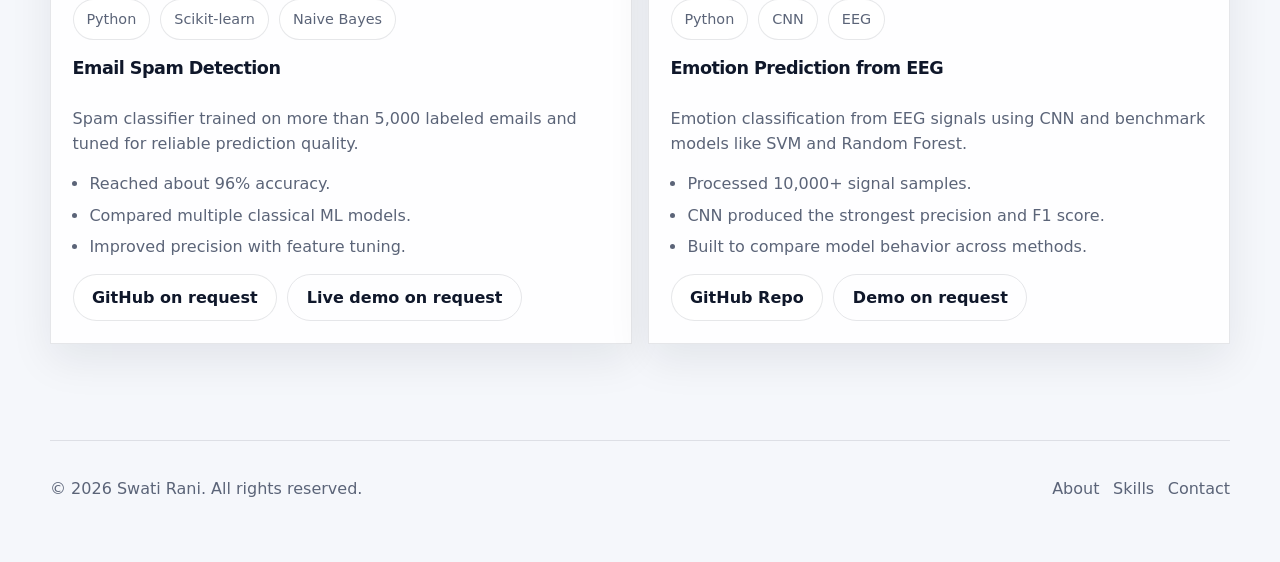
<file: projects.html>
<!DOCTYPE html>
<html lang="en">
<head>
  <meta charset="UTF-8" />
  <meta name="viewport" content="width=device-width, initial-scale=1.0" />
  <meta name="description" content="Swati Rani's projects, including Java Swing, web apps, and machine learning work." />
  <meta name="theme-color" content="#0f172a" />
  <link rel="canonical" href="http://localhost:5501/projects.html" />
  <title>Projects | Swati Rani</title>
  <link rel="stylesheet" href="style.css" />
</head>
<body data-page="projects">
  <a class="skip-link" href="#content">Skip to content</a>
  <header class="site-header">
    <div class="container nav-shell">
      <a class="brand" href="index.html" aria-label="Swati Rani home">
        <span class="brand-mark">SR</span>
        <span class="brand-copy"><strong>Swati Rani</strong><span>SDET &amp; Software Engineer</span></span>
      </a>
      <button class="menu-toggle" type="button" data-menu-toggle aria-controls="primary-nav" aria-expanded="false" aria-label="Open navigation"><span>Menu</span></button>
      <nav class="site-nav" aria-label="Primary">
        <div class="nav-links" id="primary-nav" data-nav data-nav-panel>
          <a data-nav-link="home" href="index.html">Home</a>
          <a data-nav-link="about" href="about.html">About</a>
          <a data-nav-link="experience" href="experience.html">Experience</a>
          <a data-nav-link="projects" href="projects.html">Projects</a>
          <a data-nav-link="skills" href="skills.html">Skills</a>
          <a data-nav-link="resume" href="resume.html">Resume</a>
          <a data-nav-link="contact" href="contact.html">Contact</a>
        </div>
      </nav>
      <div class="nav-actions">
        <button class="icon-button" type="button" data-theme-toggle aria-pressed="false"><span aria-hidden="true">◐</span><span class="theme-label" data-theme-label>Dark</span></button>
        <a class="button button-primary" href="resume.html">View Resume</a>
      </div>
    </div>
  </header>

  <main id="content" class="page">
    <section class="hero">
      <div class="container">
        <div class="hero-copy reveal">
          <span class="eyebrow">Projects</span>
          <h1>Four projects that show range and rigor.</h1>
          <p class="lead">
            These projects move from desktop workflow tools to front-end interaction and machine learning classification.
            I treat each one as a product: clear purpose, useful behavior, and clean structure.
          </p>
        </div>
      </div>
    </section>

    <section class="section">
      <div class="container project-grid">
        <article class="project-card reveal">
          <div class="project-visual"></div>
          <div class="card-body">
            <div class="project-meta">
              <span class="tag">Java Swing</span>
              <span class="tag">JDBC</span>
              <span class="tag">MySQL</span>
            </div>
            <h3>Dispensary Management System</h3>
            <p>Managed more than 1,000 patient records with a desktop interface built for real operational use.</p>
            <ul>
              <li>8+ GUI screens built for staff workflows.</li>
              <li>Database-backed storage with consistent records.</li>
              <li>Focused on usability and lower data-entry friction.</li>
            </ul>
            <div class="card-actions">
              <a class="button button-secondary" href="https://github.com/swati010602/Dispensary-Management-System" target="_blank" rel="noreferrer">GitHub Repo</a>
              <a class="button button-ghost" href="mailto:swatirani0106@gmail.com?subject=Dispensary%20Management%20System%20Demo">Demo on request</a>
            </div>
          </div>
        </article>

        <article class="project-card reveal">
          <div class="project-visual project-visual--3"></div>
          <div class="card-body">
            <div class="project-meta">
              <span class="tag">HTML</span>
              <span class="tag">CSS</span>
              <span class="tag">JavaScript</span>
            </div>
            <h3>Web Quiz App</h3>
            <p>Interactive quiz application with score tracking, answer validation, and responsive layout behavior.</p>
            <ul>
              <li>Designed for smooth mobile-first use.</li>
              <li>Dynamic question progression and results view.</li>
              <li>Lightweight enough for fast loading.</li>
            </ul>
            <div class="card-actions">
              <a class="button button-secondary" href="https://github.com/swati010602/Web-Quiz" target="_blank" rel="noreferrer">GitHub Repo</a>
              <a class="button button-ghost" href="mailto:swatirani0106@gmail.com?subject=Web%20Quiz%20App%20Demo">Demo on request</a>
            </div>
          </div>
        </article>

        <article class="project-card reveal">
          <div class="project-visual project-visual--4"></div>
          <div class="card-body">
            <div class="project-meta">
              <span class="tag">Python</span>
              <span class="tag">Scikit-learn</span>
              <span class="tag">Naive Bayes</span>
            </div>
            <h3>Email Spam Detection</h3>
            <p>Spam classifier trained on more than 5,000 labeled emails and tuned for reliable prediction quality.</p>
            <ul>
              <li>Reached about 96% accuracy.</li>
              <li>Compared multiple classical ML models.</li>
              <li>Improved precision with feature tuning.</li>
            </ul>
            <div class="card-actions">
              <a class="button button-secondary" href="mailto:swatirani0106@gmail.com?subject=Email%20Spam%20Detection">GitHub on request</a>
              <a class="button button-ghost" href="mailto:swatirani0106@gmail.com?subject=Email%20Spam%20Detection%20Demo">Live demo on request</a>
            </div>
          </div>
        </article>

        <article class="project-card reveal">
          <div class="project-visual project-visual--2"></div>
          <div class="card-body">
            <div class="project-meta">
              <span class="tag">Python</span>
              <span class="tag">CNN</span>
              <span class="tag">EEG</span>
            </div>
            <h3>Emotion Prediction from EEG</h3>
            <p>Emotion classification from EEG signals using CNN and benchmark models like SVM and Random Forest.</p>
            <ul>
              <li>Processed 10,000+ signal samples.</li>
              <li>CNN produced the strongest precision and F1 score.</li>
              <li>Built to compare model behavior across methods.</li>
            </ul>
            <div class="card-actions">
              <a class="button button-secondary" href="https://github.com/swati010602/Cognitive-Situational-Analysis-and-Predictive-System" target="_blank" rel="noreferrer">GitHub Repo</a>
              <a class="button button-ghost" href="mailto:swatirani0106@gmail.com?subject=EEG%20Emotion%20Prediction%20Demo">Demo on request</a>
            </div>
          </div>
        </article>
      </div>
    </section>
  </main>

  <footer class="footer">
    <div class="container footer-inner">
      <p>&copy; <span data-year></span> Swati Rani. All rights reserved.</p>
      <div class="footer-links">
        <a href="about.html">About</a>
        <a href="skills.html">Skills</a>
        <a href="contact.html">Contact</a>
      </div>
    </div>
  </footer>
  <script src="script.js"></script>
</body>
</html>
</file>
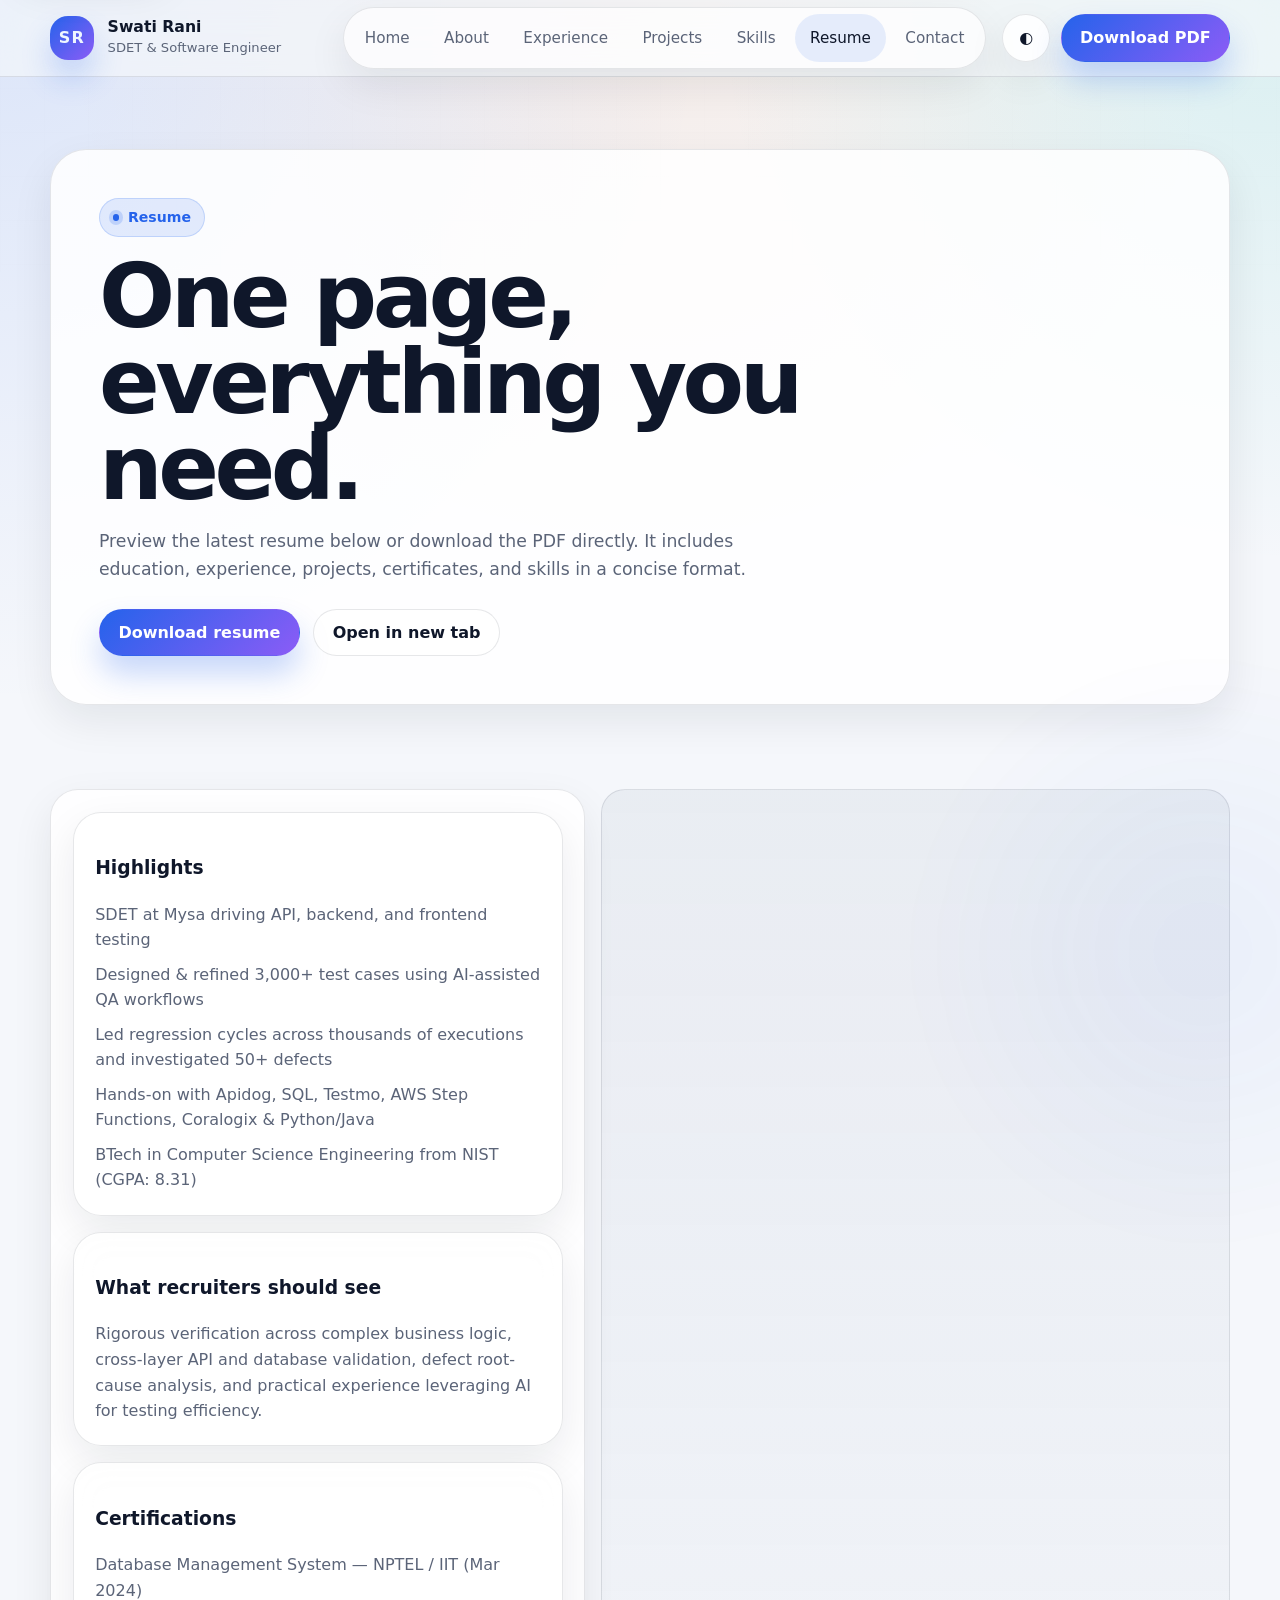
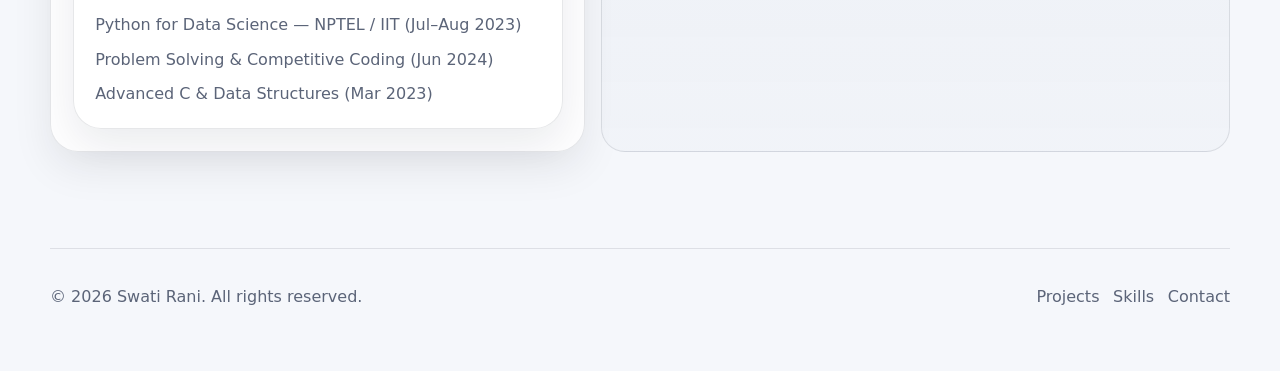
<file: resume.html>
<!DOCTYPE html>
<html lang="en">
<head>
  <meta charset="UTF-8" />
  <meta name="viewport" content="width=device-width, initial-scale=1.0" />
  <meta name="description" content="Download or preview Swati Rani's resume." />
  <meta name="theme-color" content="#0f172a" />
  <link rel="canonical" href="http://localhost:5501/resume.html" />
  <title>Resume | Swati Rani</title>
  <link rel="stylesheet" href="style.css" />
</head>
<body data-page="resume">
  <a class="skip-link" href="#content">Skip to content</a>
  <header class="site-header">
    <div class="container nav-shell">
      <a class="brand" href="index.html" aria-label="Swati Rani home">
        <span class="brand-mark">SR</span>
        <span class="brand-copy"><strong>Swati Rani</strong><span>SDET &amp; Software Engineer</span></span>
      </a>
      <button class="menu-toggle" type="button" data-menu-toggle aria-controls="primary-nav" aria-expanded="false" aria-label="Open navigation"><span>Menu</span></button>
      <nav class="site-nav" aria-label="Primary">
        <div class="nav-links" id="primary-nav" data-nav data-nav-panel>
          <a data-nav-link="home" href="index.html">Home</a>
          <a data-nav-link="about" href="about.html">About</a>
          <a data-nav-link="experience" href="experience.html">Experience</a>
          <a data-nav-link="projects" href="projects.html">Projects</a>
          <a data-nav-link="skills" href="skills.html">Skills</a>
          <a data-nav-link="resume" href="resume.html">Resume</a>
          <a data-nav-link="contact" href="contact.html">Contact</a>
        </div>
      </nav>
      <div class="nav-actions">
        <button class="icon-button" type="button" data-theme-toggle aria-pressed="false"><span aria-hidden="true">◐</span><span class="theme-label" data-theme-label>Dark</span></button>
        <a class="button button-primary" href="Swati_Rani_Resume.pdf" download>Download PDF</a>
      </div>
    </div>
  </header>

  <main id="content" class="page">
    <section class="hero">
      <div class="container">
        <div class="hero-copy reveal">
          <span class="eyebrow">Resume</span>
          <h1>One page, everything you need.</h1>
          <p class="lead">
            Preview the latest resume below or download the PDF directly. It includes education, experience, projects,
            certificates, and skills in a concise format.
          </p>
          <div class="cta-row">
            <a class="button button-primary" href="Swati_Rani_Resume.pdf" download>Download resume</a>
            <a class="button button-secondary" href="Swati_Rani_Resume.pdf" target="_blank" rel="noopener">Open in new tab</a>
          </div>
        </div>
      </div>
    </section>

    <section class="section">
      <div class="container resume-grid">
        <article class="resume-card reveal">
          <div class="resume-notes">
            <div class="content-card">
              <h3>Highlights</h3>
              <ul class="bullet-list">
                <li>SDET at Mysa driving API, backend, and frontend testing</li>
                <li>Designed &amp; refined 3,000+ test cases using AI-assisted QA workflows</li>
                <li>Led regression cycles across thousands of executions and investigated 50+ defects</li>
                <li>Hands-on with Apidog, SQL, Testmo, AWS Step Functions, Coralogix &amp; Python/Java</li>
                <li>BTech in Computer Science Engineering from NIST (CGPA: 8.31)</li>
              </ul>
            </div>
            <div class="content-card">
              <h3>What recruiters should see</h3>
              <p>Rigorous verification across complex business logic, cross-layer API and database validation, defect root-cause analysis, and practical experience leveraging AI for testing efficiency.</p>
            </div>
            <div class="content-card">
              <h3>Certifications</h3>
              <ul class="bullet-list">
                <li>Database Management System — NPTEL / IIT (Mar 2024)</li>
                <li>Python for Data Science — NPTEL / IIT (Jul–Aug 2023)</li>
                <li>Problem Solving &amp; Competitive Coding (Jun 2024)</li>
                <li>Advanced C &amp; Data Structures (Mar 2023)</li>
              </ul>
            </div>
          </div>
        </article>
        <article class="resume-preview reveal">
          <iframe src="Swati_Rani_Resume.pdf" title="Resume preview"></iframe>
        </article>
      </div>
    </section>
  </main>

  <footer class="footer">
    <div class="container footer-inner">
      <p>&copy; <span data-year></span> Swati Rani. All rights reserved.</p>
      <div class="footer-links">
        <a href="projects.html">Projects</a>
        <a href="skills.html">Skills</a>
        <a href="contact.html">Contact</a>
      </div>
    </div>
  </footer>
  <script src="script.js"></script>
</body>
</html>
</file>
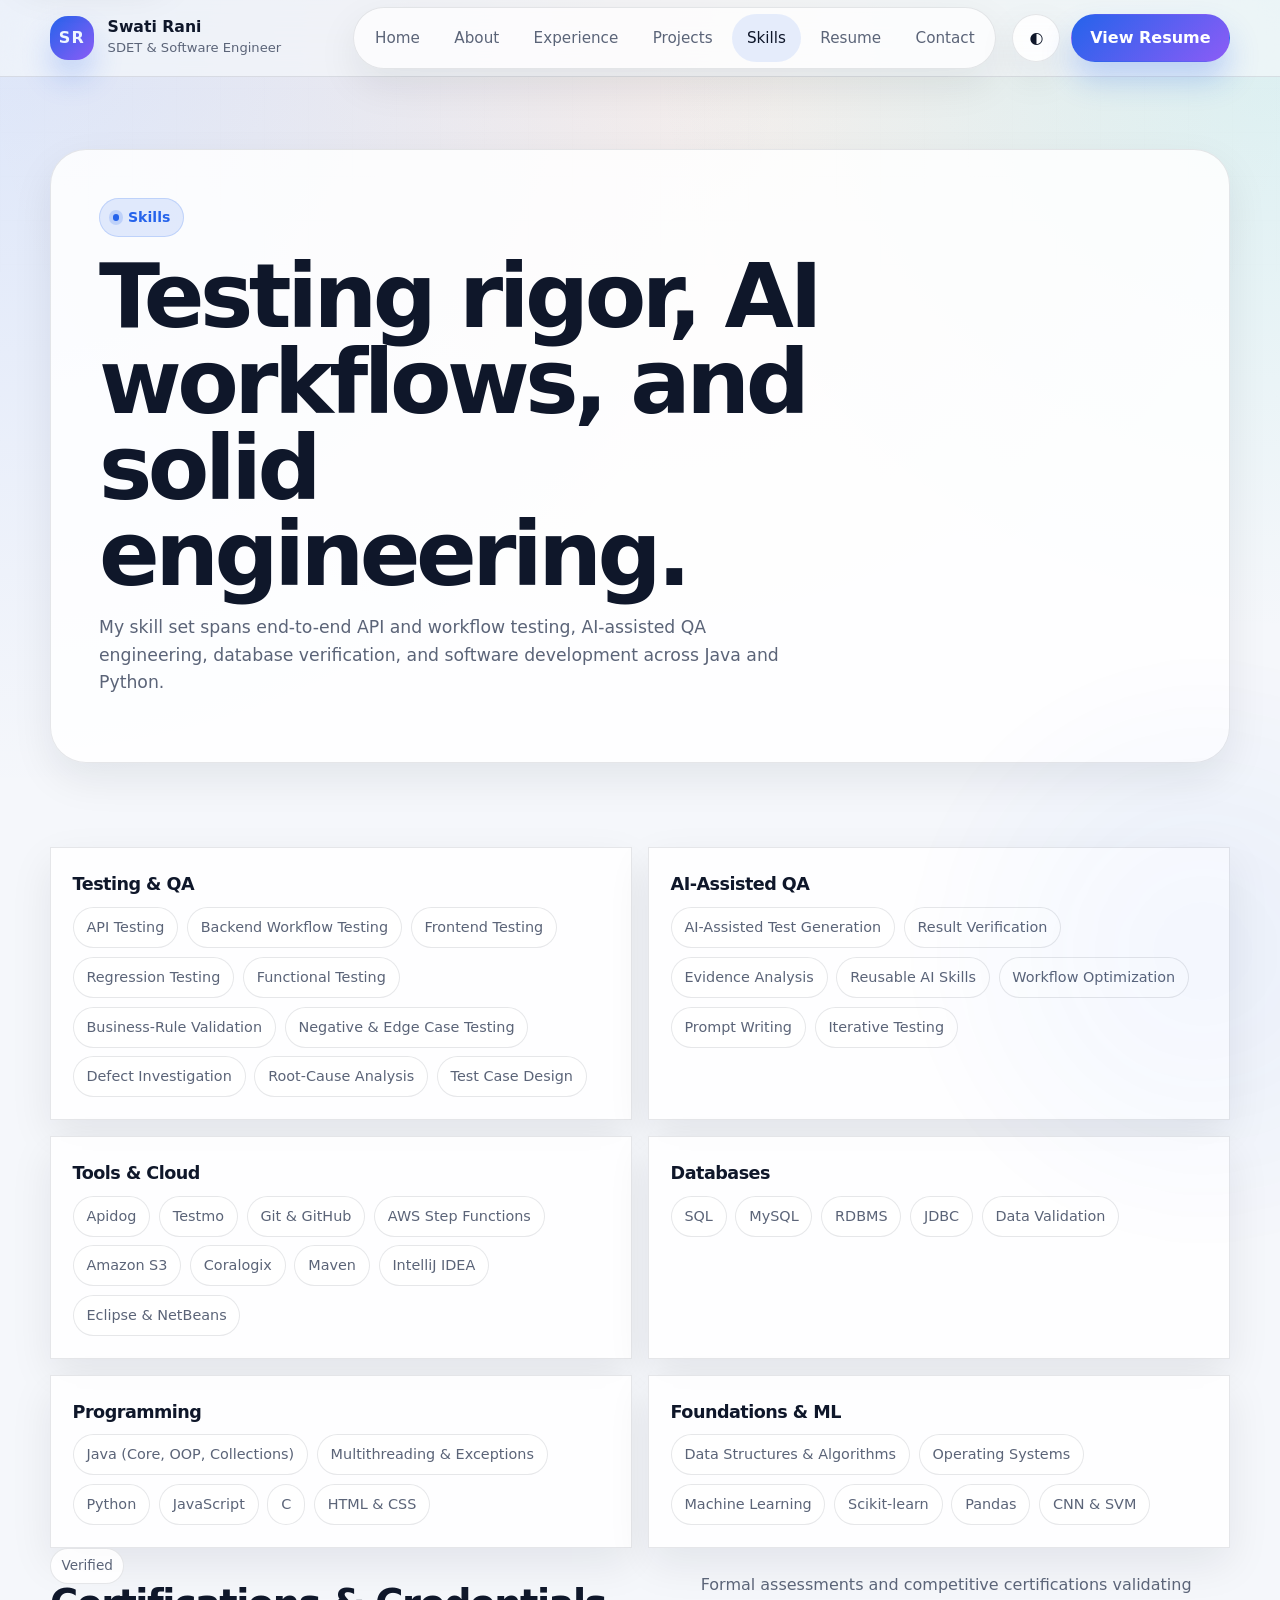
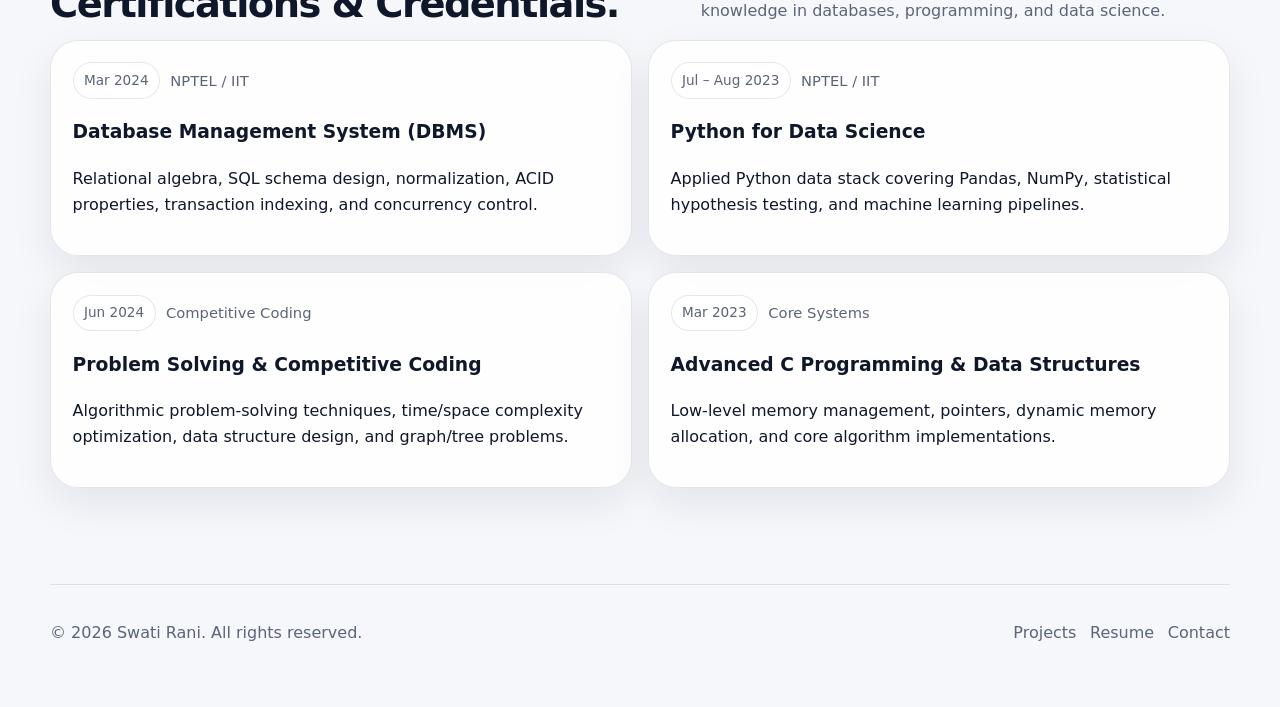
<file: skills.html>
<!DOCTYPE html>
<html lang="en">
<head>
  <meta charset="UTF-8" />
  <meta name="viewport" content="width=device-width, initial-scale=1.0" />
  <meta name="description" content="Swati Rani's technical skills across frontend, backend, databases, DevOps, cloud, AI, and tools." />
  <meta name="theme-color" content="#0f172a" />
  <link rel="canonical" href="http://localhost:5501/skills.html" />
  <title>Skills | Swati Rani</title>
  <link rel="stylesheet" href="style.css" />
</head>
<body data-page="skills">
  <a class="skip-link" href="#content">Skip to content</a>
  <header class="site-header">
    <div class="container nav-shell">
      <a class="brand" href="index.html" aria-label="Swati Rani home">
        <span class="brand-mark">SR</span>
        <span class="brand-copy"><strong>Swati Rani</strong><span>SDET &amp; Software Engineer</span></span>
      </a>
      <button class="menu-toggle" type="button" data-menu-toggle aria-controls="primary-nav" aria-expanded="false" aria-label="Open navigation"><span>Menu</span></button>
      <nav class="site-nav" aria-label="Primary">
        <div class="nav-links" id="primary-nav" data-nav data-nav-panel>
          <a data-nav-link="home" href="index.html">Home</a>
          <a data-nav-link="about" href="about.html">About</a>
          <a data-nav-link="experience" href="experience.html">Experience</a>
          <a data-nav-link="projects" href="projects.html">Projects</a>
          <a data-nav-link="skills" href="skills.html">Skills</a>
          <a data-nav-link="resume" href="resume.html">Resume</a>
          <a data-nav-link="contact" href="contact.html">Contact</a>
        </div>
      </nav>
      <div class="nav-actions">
        <button class="icon-button" type="button" data-theme-toggle aria-pressed="false"><span aria-hidden="true">◐</span><span class="theme-label" data-theme-label>Dark</span></button>
        <a class="button button-primary" href="resume.html">View Resume</a>
      </div>
    </div>
  </header>

  <main id="content" class="page">
    <section class="hero">
      <div class="container">
        <div class="hero-copy reveal">
          <span class="eyebrow">Skills</span>
          <h1>Testing rigor, AI workflows, and solid engineering.</h1>
          <p class="lead">
            My skill set spans end-to-end API and workflow testing, AI-assisted QA engineering, database verification,
            and software development across Java and Python.
          </p>
        </div>
      </div>
    </section>

    <section class="section">
      <div class="container skills-grid">
        <article class="skill-group reveal">
          <h3>Testing &amp; QA</h3>
          <div class="chip-list">
            <span class="skill-chip">API Testing</span>
            <span class="skill-chip">Backend Workflow Testing</span>
            <span class="skill-chip">Frontend Testing</span>
            <span class="skill-chip">Regression Testing</span>
            <span class="skill-chip">Functional Testing</span>
            <span class="skill-chip">Business-Rule Validation</span>
            <span class="skill-chip">Negative &amp; Edge Case Testing</span>
            <span class="skill-chip">Defect Investigation</span>
            <span class="skill-chip">Root-Cause Analysis</span>
            <span class="skill-chip">Test Case Design</span>
          </div>
        </article>
        <article class="skill-group reveal">
          <h3>AI-Assisted QA</h3>
          <div class="chip-list">
            <span class="skill-chip">AI-Assisted Test Generation</span>
            <span class="skill-chip">Result Verification</span>
            <span class="skill-chip">Evidence Analysis</span>
            <span class="skill-chip">Reusable AI Skills</span>
            <span class="skill-chip">Workflow Optimization</span>
            <span class="skill-chip">Prompt Writing</span>
            <span class="skill-chip">Iterative Testing</span>
          </div>
        </article>
        <article class="skill-group reveal">
          <h3>Tools &amp; Cloud</h3>
          <div class="chip-list">
            <span class="skill-chip">Apidog</span>
            <span class="skill-chip">Testmo</span>
            <span class="skill-chip">Git &amp; GitHub</span>
            <span class="skill-chip">AWS Step Functions</span>
            <span class="skill-chip">Amazon S3</span>
            <span class="skill-chip">Coralogix</span>
            <span class="skill-chip">Maven</span>
            <span class="skill-chip">IntelliJ IDEA</span>
            <span class="skill-chip">Eclipse &amp; NetBeans</span>
          </div>
        </article>
        <article class="skill-group reveal">
          <h3>Databases</h3>
          <div class="chip-list">
            <span class="skill-chip">SQL</span>
            <span class="skill-chip">MySQL</span>
            <span class="skill-chip">RDBMS</span>
            <span class="skill-chip">JDBC</span>
            <span class="skill-chip">Data Validation</span>
          </div>
        </article>
        <article class="skill-group reveal">
          <h3>Programming</h3>
          <div class="chip-list">
            <span class="skill-chip">Java (Core, OOP, Collections)</span>
            <span class="skill-chip">Multithreading &amp; Exceptions</span>
            <span class="skill-chip">Python</span>
            <span class="skill-chip">JavaScript</span>
            <span class="skill-chip">C</span>
            <span class="skill-chip">HTML &amp; CSS</span>
          </div>
        </article>
        <article class="skill-group reveal">
          <h3>Foundations &amp; ML</h3>
          <div class="chip-list">
            <span class="skill-chip">Data Structures &amp; Algorithms</span>
            <span class="skill-chip">Operating Systems</span>
            <span class="skill-chip">Machine Learning</span>
            <span class="skill-chip">Scikit-learn</span>
            <span class="skill-chip">Pandas</span>
            <span class="skill-chip">CNN &amp; SVM</span>
          </div>
        </article>
      </div>
    </section>

    <section class="section">
      <div class="container">
        <div class="section-head reveal">
          <div>
            <span class="badge">Verified</span>
            <h2>Certifications &amp; Credentials.</h2>
          </div>
          <p>Formal assessments and competitive certifications validating knowledge in databases, programming, and data science.</p>
        </div>
        <div class="skills-grid">
          <article class="content-card reveal">
            <div class="timeline-meta" style="margin-bottom: 0.65rem;">
              <span class="badge">Mar 2024</span>
              <span>NPTEL / IIT</span>
            </div>
            <h3>Database Management System (DBMS)</h3>
            <p>Relational algebra, SQL schema design, normalization, ACID properties, transaction indexing, and concurrency control.</p>
          </article>
          <article class="content-card reveal">
            <div class="timeline-meta" style="margin-bottom: 0.65rem;">
              <span class="badge">Jul – Aug 2023</span>
              <span>NPTEL / IIT</span>
            </div>
            <h3>Python for Data Science</h3>
            <p>Applied Python data stack covering Pandas, NumPy, statistical hypothesis testing, and machine learning pipelines.</p>
          </article>
          <article class="content-card reveal">
            <div class="timeline-meta" style="margin-bottom: 0.65rem;">
              <span class="badge">Jun 2024</span>
              <span>Competitive Coding</span>
            </div>
            <h3>Problem Solving &amp; Competitive Coding</h3>
            <p>Algorithmic problem-solving techniques, time/space complexity optimization, data structure design, and graph/tree problems.</p>
          </article>
          <article class="content-card reveal">
            <div class="timeline-meta" style="margin-bottom: 0.65rem;">
              <span class="badge">Mar 2023</span>
              <span>Core Systems</span>
            </div>
            <h3>Advanced C Programming &amp; Data Structures</h3>
            <p>Low-level memory management, pointers, dynamic memory allocation, and core algorithm implementations.</p>
          </article>
        </div>
      </div>
    </section>
  </main>

  <footer class="footer">
    <div class="container footer-inner">
      <p>&copy; <span data-year></span> Swati Rani. All rights reserved.</p>
      <div class="footer-links">
        <a href="projects.html">Projects</a>
        <a href="resume.html">Resume</a>
        <a href="contact.html">Contact</a>
      </div>
    </div>
  </footer>
  <script src="script.js"></script>
</body>
</html>
</file>
<file: style.css>
:root {
  color-scheme: light;
  --bg: #f5f7fb;
  --bg-elevated: rgba(255, 255, 255, 0.72);
  --surface: rgba(255, 255, 255, 0.84);
  --surface-strong: #ffffff;
  --text: #0f172a;
  --muted: #5b6478;
  --line: rgba(15, 23, 42, 0.1);
  --shadow: 0 30px 80px rgba(15, 23, 42, 0.08);
  --shadow-soft: 0 16px 40px rgba(15, 23, 42, 0.08);
  --accent: #2563eb;
  --accent-2: #14b8a6;
  --accent-3: #f97316;
  --accent-4: #8b5cf6;
  --accent-ink: #eff6ff;
  --radius-sm: 14px;
  --radius-md: 20px;
  --radius-lg: 28px;
  --radius-xl: 36px;
  --container: min(1180px, calc(100vw - 2rem));
  --ease-out: cubic-bezier(0.16, 1, 0.3, 1);
}

[data-theme="dark"] {
  color-scheme: dark;
  --bg: #06111f;
  --bg-elevated: rgba(8, 17, 30, 0.8);
  --surface: rgba(11, 20, 34, 0.82);
  --surface-strong: #0b1422;
  --text: #e5eefc;
  --muted: #9aa6bf;
  --line: rgba(148, 163, 184, 0.16);
  --shadow: 0 32px 100px rgba(0, 0, 0, 0.36);
  --shadow-soft: 0 18px 50px rgba(0, 0, 0, 0.26);
  --accent: #7dd3fc;
  --accent-2: #2dd4bf;
  --accent-3: #fb923c;
  --accent-4: #a78bfa;
  --accent-ink: #0b1220;
}

*,
*::before,
*::after {
  box-sizing: border-box;
}

html {
  scroll-behavior: smooth;
  background: var(--bg);
}

body {
  margin: 0;
  font-family: "Inter", "Segoe UI", system-ui, -apple-system, BlinkMacSystemFont, sans-serif;
  color: var(--text);
  background:
    radial-gradient(circle at top left, rgba(37, 99, 235, 0.12), transparent 30%),
    radial-gradient(circle at top right, rgba(20, 184, 166, 0.12), transparent 24%),
    radial-gradient(circle at 50% 0%, rgba(249, 115, 22, 0.08), transparent 28%),
    var(--bg);
  line-height: 1.6;
  text-rendering: optimizeLegibility;
  -webkit-font-smoothing: antialiased;
}

body::before {
  content: "";
  position: fixed;
  inset: 0;
  pointer-events: none;
  background-image:
    linear-gradient(rgba(148, 163, 184, 0.06) 1px, transparent 1px),
    linear-gradient(90deg, rgba(148, 163, 184, 0.06) 1px, transparent 1px);
  background-size: 44px 44px;
  mask-image: linear-gradient(to bottom, rgba(0, 0, 0, 0.26), transparent 85%);
  opacity: 0.45;
}

body::after {
  content: "";
  position: fixed;
  inset: auto -20vmax -30vmax auto;
  width: 52vmax;
  height: 52vmax;
  pointer-events: none;
  border-radius: 50%;
  background: radial-gradient(circle, rgba(37, 99, 235, 0.12), transparent 66%);
  filter: blur(40px);
  opacity: 0.45;
}

a {
  color: inherit;
  text-decoration: none;
}

img,
svg {
  display: block;
  max-width: 100%;
}

button,
input,
textarea,
select {
  font: inherit;
}

button {
  cursor: pointer;
}

:focus-visible {
  outline: 3px solid color-mix(in srgb, var(--accent) 72%, white);
  outline-offset: 3px;
}

::selection {
  background: color-mix(in srgb, var(--accent) 24%, transparent);
}

.skip-link {
  position: absolute;
  left: 1rem;
  top: 1rem;
  z-index: 1000;
  padding: 0.85rem 1rem;
  border-radius: 999px;
  background: var(--surface-strong);
  box-shadow: var(--shadow-soft);
  transform: translateY(-180%);
  transition: transform 160ms var(--ease-out);
}

.skip-link:focus {
  transform: translateY(0);
}

.container {
  width: var(--container);
  margin: 0 auto;
}

.site-header {
  position: sticky;
  top: 0;
  z-index: 50;
  backdrop-filter: blur(24px);
  background: color-mix(in srgb, var(--bg) 66%, transparent);
  border-bottom: 1px solid var(--line);
}

.nav-shell {
  display: flex;
  align-items: center;
  gap: 1rem;
  min-height: 4.75rem;
}

.brand {
  display: inline-flex;
  align-items: center;
  gap: 0.85rem;
  min-width: 0;
  flex: 0 0 auto;
}

.brand-mark {
  width: 2.75rem;
  height: 2.75rem;
  border-radius: 18px;
  display: grid;
  place-items: center;
  color: var(--accent-ink);
  font-weight: 800;
  letter-spacing: 0.08em;
  background: linear-gradient(135deg, var(--accent), var(--accent-4));
  box-shadow: 0 18px 30px rgba(37, 99, 235, 0.22);
}

.brand-copy {
  display: grid;
  gap: 0.05rem;
  min-width: 0;
}

.brand-copy strong {
  font-size: 0.98rem;
  font-weight: 700;
  line-height: 1.1;
}

.brand-copy span {
  font-size: 0.82rem;
  color: var(--muted);
}

.site-nav {
  margin-left: auto;
  display: flex;
  align-items: center;
  gap: 0.3rem;
}

.nav-links {
  display: flex;
  align-items: center;
  gap: 0.25rem;
  padding: 0.35rem;
  border-radius: 999px;
  background: var(--bg-elevated);
  border: 1px solid var(--line);
  box-shadow: var(--shadow-soft);
}

.nav-links a {
  position: relative;
  padding: 0.75rem 0.95rem;
  border-radius: 999px;
  color: var(--muted);
  font-size: 0.95rem;
  transition:
    background-color 160ms var(--ease-out),
    color 160ms var(--ease-out),
    transform 160ms var(--ease-out);
}

.nav-links a:hover,
.nav-links a[aria-current="page"] {
  color: var(--text);
  background: color-mix(in srgb, var(--accent) 10%, transparent);
}

.nav-actions {
  display: flex;
  align-items: center;
  gap: 0.65rem;
}

.icon-button,
.menu-toggle {
  display: inline-flex;
  align-items: center;
  justify-content: center;
  gap: 0.55rem;
  min-height: 2.95rem;
  padding: 0 1rem;
  border: 1px solid var(--line);
  border-radius: 999px;
  background: var(--surface);
  color: var(--text);
  box-shadow: var(--shadow-soft);
  transition:
    transform 160ms var(--ease-out),
    background-color 160ms var(--ease-out),
    border-color 160ms var(--ease-out);
}

.icon-button:hover,
.menu-toggle:hover,
.button:hover {
  transform: translateY(-1px);
}

.theme-label {
  display: none;
}

.menu-toggle {
  display: none;
}

.button {
  display: inline-flex;
  align-items: center;
  justify-content: center;
  min-height: 2.95rem;
  padding: 0 1.15rem;
  border-radius: 999px;
  border: 1px solid transparent;
  font-weight: 600;
  transition:
    transform 160ms var(--ease-out),
    background-color 160ms var(--ease-out),
    border-color 160ms var(--ease-out),
    color 160ms var(--ease-out);
}

.button-primary {
  background: linear-gradient(135deg, var(--accent), var(--accent-4));
  color: white;
  box-shadow: 0 18px 30px rgba(37, 99, 235, 0.25);
}

.button-secondary {
  background: var(--surface);
  color: var(--text);
  border-color: var(--line);
}

.button-ghost {
  background: transparent;
  color: var(--text);
  border-color: var(--line);
}

.page {
  padding-bottom: 4rem;
}

.hero,
.page-hero,
.content-section {
  position: relative;
}

.hero {
  padding: 4.5rem 0 3.5rem;
}

.hero-grid {
  display: grid;
  gap: 1.5rem;
  grid-template-columns: minmax(0, 1.18fr) minmax(320px, 0.82fr);
  align-items: stretch;
}

.hero-copy,
.hero-panel,
.section-card,
.content-card,
.resume-card,
.contact-card,
.timeline-item,
.project-card,
.skill-group,
.feature-card,
.form-card,
.not-found-card {
  background: var(--surface);
  border: 1px solid var(--line);
  box-shadow: var(--shadow-soft);
  backdrop-filter: blur(18px);
}

.hero-copy {
  border-radius: var(--radius-xl);
  padding: clamp(1.5rem, 4vw, 3rem);
}

.eyebrow {
  display: inline-flex;
  align-items: center;
  gap: 0.55rem;
  padding: 0.45rem 0.8rem;
  border-radius: 999px;
  color: var(--accent);
  background: color-mix(in srgb, var(--accent) 12%, transparent);
  border: 1px solid color-mix(in srgb, var(--accent) 18%, transparent);
  font-size: 0.88rem;
  font-weight: 600;
}

.eyebrow::before {
  content: "";
  width: 0.4rem;
  height: 0.4rem;
  border-radius: 50%;
  background: currentColor;
  box-shadow: 0 0 0 4px color-mix(in srgb, currentColor 18%, transparent);
}

.hero-copy h1,
.page-hero h1 {
  margin: 1rem 0 1rem;
  font-size: clamp(3rem, 7vw, 5.8rem);
  line-height: 0.96;
  letter-spacing: -0.05em;
  max-width: 12ch;
}

.hero-copy h1 span,
.page-hero h1 span {
  color: var(--accent);
}

.lead {
  max-width: 62ch;
  color: var(--muted);
  font-size: clamp(1.05rem, 1.35vw, 1.2rem);
}

.cta-row,
.link-row,
.action-row {
  display: flex;
  flex-wrap: wrap;
  gap: 0.85rem;
  margin-top: 1.6rem;
}

.social-row {
  display: flex;
  flex-wrap: wrap;
  gap: 0.65rem;
  margin-top: 1.35rem;
}

.social-link,
.meta-pill,
.stat-pill,
.tag,
.timeline-tech,
.skill-chip {
  display: inline-flex;
  align-items: center;
  gap: 0.45rem;
  border-radius: 999px;
  border: 1px solid var(--line);
  background: color-mix(in srgb, var(--surface) 78%, transparent);
  color: var(--muted);
}

.social-link {
  padding: 0.7rem 0.9rem;
}

.social-link:hover,
.meta-pill:hover {
  color: var(--text);
  border-color: color-mix(in srgb, var(--accent) 20%, var(--line));
}

.hero-panel {
  border-radius: var(--radius-xl);
  padding: 1rem;
  display: grid;
  gap: 1rem;
  align-content: start;
}

.hero-frame {
  min-height: 20rem;
  border-radius: 28px;
  overflow: hidden;
  position: relative;
  background:
    radial-gradient(circle at 20% 20%, rgba(125, 211, 252, 0.35), transparent 26%),
    radial-gradient(circle at 82% 18%, rgba(167, 139, 250, 0.42), transparent 22%),
    radial-gradient(circle at 50% 78%, rgba(20, 184, 166, 0.26), transparent 28%),
    linear-gradient(145deg, color-mix(in srgb, var(--accent) 12%, var(--surface-strong)), color-mix(in srgb, var(--accent-4) 14%, var(--surface-strong)));
  box-shadow: inset 0 1px 0 rgba(255, 255, 255, 0.12);
}

.hero-frame::before,
.hero-frame::after {
  content: "";
  position: absolute;
  inset: auto;
  border-radius: 999px;
  opacity: 0.9;
}

.hero-frame::before {
  width: 13rem;
  height: 13rem;
  right: -2rem;
  top: -2rem;
  background: radial-gradient(circle, rgba(255, 255, 255, 0.65), transparent 66%);
  filter: blur(8px);
}

.hero-frame::after {
  width: 18rem;
  height: 18rem;
  left: -4rem;
  bottom: -6rem;
  background: radial-gradient(circle, rgba(255, 255, 255, 0.26), transparent 68%);
  filter: blur(10px);
}

.hero-card-overlay {
  position: absolute;
  inset: 1rem;
  display: grid;
  gap: 1rem;
  align-content: end;
}

.hero-spotlight {
  width: fit-content;
  padding: 0.5rem 0.75rem;
  border-radius: 999px;
  background: rgba(255, 255, 255, 0.22);
  color: rgba(255, 255, 255, 0.95);
  backdrop-filter: blur(10px);
  border: 1px solid rgba(255, 255, 255, 0.22);
}

.hero-quote {
  max-width: 21ch;
  font-size: clamp(1.55rem, 2.4vw, 2.2rem);
  line-height: 1.1;
  letter-spacing: -0.04em;
  color: white;
  text-wrap: balance;
}

.hero-meta-grid {
  display: grid;
  grid-template-columns: repeat(2, minmax(0, 1fr));
  gap: 0.85rem;
}

.meta-card {
  padding: 1rem;
  border-radius: 24px;
  background: color-mix(in srgb, var(--surface-strong) 82%, transparent);
  border: 1px solid var(--line);
}

.meta-card strong {
  display: block;
  font-size: 1.05rem;
  letter-spacing: -0.02em;
}

.meta-card span {
  color: var(--muted);
  font-size: 0.92rem;
}

.section {
  padding: 1.75rem 0 0;
}

.section + .section {
  padding-top: 0;
}

.section-head {
  display: flex;
  align-items: end;
  justify-content: space-between;
  gap: 1rem;
  margin: 0 0 1rem;
}

.section-head h2,
.section-head h3 {
  margin: 0;
  letter-spacing: -0.04em;
  line-height: 1.02;
}

.section-head h2 {
  font-size: clamp(2rem, 3vw, 2.8rem);
}

.section-head p {
  margin: 0;
  color: var(--muted);
  max-width: 52ch;
}

.section-card,
.content-card,
.form-card,
.contact-card,
.resume-card,
.not-found-card {
  border-radius: var(--radius-lg);
}

.section-card,
.content-card,
.form-card,
.contact-card,
.resume-card,
.not-found-card {
  padding: 1.35rem;
}

.feature-grid,
.project-grid,
.skills-grid,
.contact-grid,
.resume-grid,
.timeline-grid,
.support-grid {
  display: grid;
  gap: 1rem;
}

.feature-grid {
  grid-template-columns: repeat(3, minmax(0, 1fr));
}

.skills-grid {
  grid-template-columns: repeat(2, minmax(0, 1fr));
}

.feature-card {
  padding: 1.15rem;
}

.feature-card h3,
.project-card h3,
.timeline-item h3,
.skill-group h3 {
  margin: 0 0 0.55rem;
  font-size: 1.1rem;
  letter-spacing: -0.03em;
}

.feature-card p,
.project-card p,
.timeline-item p,
.skill-group p,
.content-copy p,
.resume-card p,
.contact-card p,
.not-found-card p {
  margin: 0;
  color: var(--muted);
}

.metric-row {
  display: grid;
  grid-template-columns: repeat(4, minmax(0, 1fr));
  gap: 0.85rem;
  margin-top: 1rem;
}

.metric {
  padding: 1rem;
  border-radius: 22px;
  background: color-mix(in srgb, var(--surface-strong) 84%, transparent);
  border: 1px solid var(--line);
}

.metric strong {
  display: block;
  font-size: 1.6rem;
  letter-spacing: -0.05em;
}

.metric span {
  color: var(--muted);
  font-size: 0.9rem;
}

.content-grid {
  display: grid;
  grid-template-columns: minmax(0, 1.1fr) minmax(280px, 0.9fr);
  gap: 1rem;
}

.content-copy,
.content-aside {
  display: grid;
  gap: 1rem;
}

.content-copy,
.content-aside,
.project-card,
.timeline-item,
.skill-group,
.form-card,
.resume-card {
  padding: 1.35rem;
}

.stack-list,
.bullet-list,
.timeline-list,
.chip-list {
  display: flex;
  flex-wrap: wrap;
  gap: 0.55rem;
  list-style: none;
  padding: 0;
  margin: 0;
}

.stack-list li,
.bullet-list li,
.timeline-list li {
  color: var(--muted);
}

.tag,
.skill-chip,
.timeline-tech {
  padding: 0.5rem 0.8rem;
  font-size: 0.9rem;
}

.timeline-grid {
  position: relative;
  padding-left: 1.2rem;
}

.timeline-grid::before {
  content: "";
  position: absolute;
  left: 0.45rem;
  top: 0.3rem;
  bottom: 0.5rem;
  width: 1px;
  background: linear-gradient(var(--accent), transparent);
}

.timeline-item {
  position: relative;
}

.timeline-item::before {
  content: "";
  position: absolute;
  left: -1.4rem;
  top: 1.65rem;
  width: 0.75rem;
  height: 0.75rem;
  border-radius: 50%;
  background: linear-gradient(135deg, var(--accent), var(--accent-2));
  box-shadow: 0 0 0 5px color-mix(in srgb, var(--accent) 12%, transparent);
}

.timeline-meta,
.project-meta,
.card-meta,
.contact-meta {
  display: flex;
  flex-wrap: wrap;
  align-items: center;
  gap: 0.65rem;
  color: var(--muted);
  font-size: 0.92rem;
}

.project-grid {
  grid-template-columns: repeat(2, minmax(0, 1fr));
}

.project-card {
  overflow: hidden;
}

.project-visual {
  position: relative;
  min-height: 12.5rem;
  border-radius: 22px;
  overflow: hidden;
  border: 1px solid var(--line);
  background:
    radial-gradient(circle at 20% 20%, rgba(255, 255, 255, 0.7), transparent 18%),
    radial-gradient(circle at 80% 18%, rgba(255, 255, 255, 0.3), transparent 24%),
    linear-gradient(145deg, rgba(37, 99, 235, 0.92), rgba(20, 184, 166, 0.82));
}

.project-visual::before,
.project-visual::after {
  content: "";
  position: absolute;
  border-radius: 999px;
  filter: blur(2px);
}

.project-visual::before {
  inset: 1rem auto auto 1rem;
  width: 4.5rem;
  height: 4.5rem;
  background: rgba(255, 255, 255, 0.2);
}

.project-visual::after {
  inset: auto 1rem 1rem auto;
  width: 8.5rem;
  height: 8.5rem;
  background: radial-gradient(circle, rgba(255, 255, 255, 0.28), transparent 64%);
}

.project-visual--2 {
  background:
    radial-gradient(circle at 16% 18%, rgba(255, 255, 255, 0.72), transparent 18%),
    linear-gradient(145deg, rgba(15, 23, 42, 0.96), rgba(107, 114, 128, 0.82));
}

.project-visual--3 {
  background:
    radial-gradient(circle at 16% 18%, rgba(255, 255, 255, 0.7), transparent 18%),
    linear-gradient(145deg, rgba(249, 115, 22, 0.96), rgba(236, 72, 153, 0.82));
}

.project-visual--4 {
  background:
    radial-gradient(circle at 16% 18%, rgba(255, 255, 255, 0.74), transparent 18%),
    linear-gradient(145deg, rgba(124, 58, 237, 0.95), rgba(14, 165, 233, 0.8));
}

.card-body {
  display: grid;
  gap: 0.9rem;
  margin-top: 1rem;
}

.project-card ul,
.skill-group ul {
  margin: 0;
  padding-left: 1.05rem;
  color: var(--muted);
}

.project-card li + li,
.skill-group li + li {
  margin-top: 0.35rem;
}

.card-actions {
  display: flex;
  flex-wrap: wrap;
  gap: 0.65rem;
}

.resume-grid {
  grid-template-columns: minmax(0, 0.92fr) minmax(0, 1.08fr);
}

.resume-preview {
  border-radius: 24px;
  overflow: hidden;
  min-height: 42rem;
  background: linear-gradient(180deg, rgba(148, 163, 184, 0.12), rgba(148, 163, 184, 0.04));
  border: 1px solid var(--line);
}

.resume-preview iframe {
  width: 100%;
  height: 100%;
  min-height: 42rem;
  border: 0;
}

.resume-notes {
  display: grid;
  gap: 1rem;
}

.contact-grid {
  grid-template-columns: minmax(0, 0.9fr) minmax(0, 1.1fr);
}

.form-grid {
  display: grid;
  grid-template-columns: repeat(2, minmax(0, 1fr));
  gap: 0.9rem;
}

.field {
  display: grid;
  gap: 0.45rem;
}

.field label {
  font-size: 0.92rem;
  color: var(--muted);
}

.field input,
.field textarea,
.field select {
  width: 100%;
  border: 1px solid var(--line);
  border-radius: 18px;
  background: color-mix(in srgb, var(--surface-strong) 82%, transparent);
  color: var(--text);
  padding: 0.95rem 1rem;
  transition:
    border-color 160ms var(--ease-out),
    transform 160ms var(--ease-out),
    box-shadow 160ms var(--ease-out);
}

.field input:focus,
.field textarea:focus,
.field select:focus {
  outline: none;
  border-color: color-mix(in srgb, var(--accent) 52%, var(--line));
  box-shadow: 0 0 0 5px color-mix(in srgb, var(--accent) 12%, transparent);
}

.field textarea {
  min-height: 11rem;
  resize: vertical;
}

.field-full {
  grid-column: 1 / -1;
}

.contact-links {
  display: grid;
  gap: 0.9rem;
}

.contact-link {
  display: flex;
  align-items: center;
  justify-content: space-between;
  gap: 1rem;
  padding: 1rem 1.05rem;
  border-radius: 20px;
  border: 1px solid var(--line);
  background: color-mix(in srgb, var(--surface-strong) 82%, transparent);
}

.contact-link strong {
  display: block;
}

.contact-link span {
  color: var(--muted);
  font-size: 0.92rem;
}

.footer {
  padding: 2rem 0 2.8rem;
}

.footer-inner {
  display: flex;
  flex-wrap: wrap;
  align-items: center;
  justify-content: space-between;
  gap: 1rem;
  padding-top: 1.2rem;
  border-top: 1px solid var(--line);
  color: var(--muted);
}

.footer-links {
  display: flex;
  flex-wrap: wrap;
  gap: 0.85rem;
}

.muted {
  color: var(--muted);
}

.badge {
  display: inline-flex;
  align-items: center;
  gap: 0.4rem;
  padding: 0.4rem 0.65rem;
  border-radius: 999px;
  border: 1px solid var(--line);
  background: var(--surface);
  color: var(--muted);
  font-size: 0.85rem;
}

.not-found-wrap {
  min-height: calc(100vh - 4.75rem);
  display: grid;
  place-items: center;
  padding: 3rem 0;
}

.not-found-card {
  width: min(720px, 100%);
  display: grid;
  gap: 1rem;
  text-align: center;
}

.not-found-code {
  font-size: clamp(4rem, 14vw, 8rem);
  line-height: 0.9;
  letter-spacing: -0.08em;
  margin: 0;
  color: var(--accent);
}

.reveal {
  transition:
    opacity 700ms var(--ease-out),
    transform 700ms var(--ease-out),
    filter 700ms var(--ease-out);
}

html.js .reveal {
  opacity: 0;
  transform: translateY(18px);
  filter: blur(5px);
}

html.js .reveal.is-visible {
  opacity: 1;
  transform: translateY(0);
  filter: blur(0);
}

body.is-ready .site-header,
body.is-ready .page,
body.is-ready .footer {
  animation: fade-in 450ms var(--ease-out) both;
}

body.is-leaving main,
body.is-leaving .site-header,
body.is-leaving .footer {
  opacity: 0.72;
  transform: translateY(4px);
  transition:
    opacity 140ms var(--ease-out),
    transform 140ms var(--ease-out);
}

@keyframes fade-in {
  from {
    opacity: 0;
    transform: translateY(10px);
  }
  to {
    opacity: 1;
    transform: translateY(0);
  }
}

.sr-only {
  position: absolute;
  width: 1px;
  height: 1px;
  padding: 0;
  margin: -1px;
  overflow: hidden;
  clip: rect(0, 0, 0, 0);
  white-space: nowrap;
  border: 0;
}

@media (max-width: 1080px) {
  .hero-grid,
  .content-grid,
  .resume-grid,
  .contact-grid {
    grid-template-columns: 1fr;
  }

  .feature-grid,
  .metric-row {
    grid-template-columns: repeat(2, minmax(0, 1fr));
  }

  .project-grid {
    grid-template-columns: 1fr;
  }
}

@media (max-width: 860px) {
  .nav-shell {
    flex-wrap: wrap;
    padding: 0.8rem 0;
  }

  .site-nav {
    width: 100%;
    order: 3;
    margin-left: 0;
  }

  .nav-links {
    display: none;
    width: 100%;
    flex-direction: column;
    align-items: stretch;
    border-radius: 24px;
    padding: 0.5rem;
  }

  .nav-links.is-open {
    display: flex;
  }

  .nav-links a {
    border-radius: 16px;
  }

  .menu-toggle {
    display: inline-flex;
  }

  .theme-label {
    display: inline;
  }

  .hero {
    padding-top: 3.2rem;
  }

  .hero-copy h1,
  .page-hero h1 {
    max-width: 100%;
  }
}

@media (max-width: 640px) {
  .container {
    width: min(100vw - 1.25rem, 1180px);
  }

  .nav-actions {
    margin-left: auto;
  }

  .brand-copy span {
    display: none;
  }

  .hero-copy,
  .hero-panel,
  .section-card,
  .content-card,
  .resume-card,
  .contact-card,
  .timeline-item,
  .project-card,
  .skill-group,
  .feature-card,
  .form-card,
  .not-found-card {
    border-radius: 24px;
  }

  .hero-copy h1,
  .page-hero h1 {
    font-size: clamp(2.45rem, 13vw, 4.2rem);
  }

  .metric-row,
  .feature-grid,
  .form-grid,
  .hero-meta-grid {
    grid-template-columns: 1fr;
  }

  .section-head {
    align-items: start;
    flex-direction: column;
  }

  .resume-preview,
  .resume-preview iframe {
    min-height: 28rem;
  }

  .nav-actions .button-primary {
    display: none;
  }

  .footer-inner {
    align-items: start;
    flex-direction: column;
  }
}

@media (prefers-reduced-motion: reduce) {
  html {
    scroll-behavior: auto;
  }

  *,
  *::before,
  *::after {
    animation: none !important;
    transition: none !important;
  }

  html.js .reveal {
    opacity: 1;
    transform: none;
    filter: none;
  }

  body.is-leaving main,
  body.is-leaving .site-header,
  body.is-leaving .footer {
    opacity: 1;
    transform: none;
  }
}
</file>
